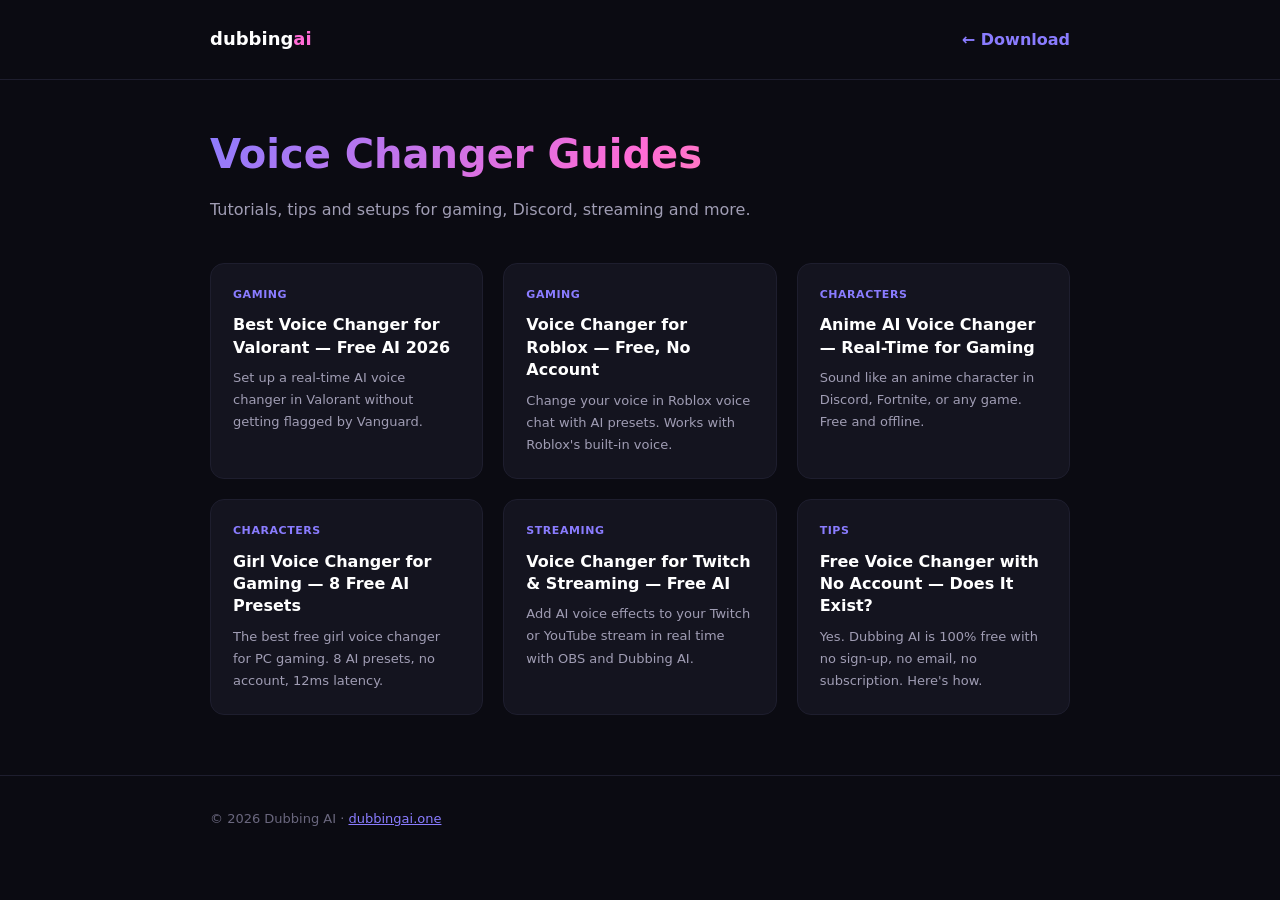
<file: blog/index.html>
<!DOCTYPE html>
<html lang="en">
<head>
<title>Voice Changer Guides & Tips — Dubbing AI Blog</title>
<meta charset="UTF-8">
<meta name="viewport" content="width=device-width, initial-scale=1">
<meta name="description" content="Voice changer guides for gaming, Discord, Fortnite, Valorant, Roblox and streaming. Free AI voice changer tips and tutorials.">
<meta name="robots" content="index, follow">
<link rel="canonical" href="https://dubbingai.one/blog/">
<link rel="alternate" hreflang="en" href="https://dubbingai.one/blog/">
<link rel="alternate" hreflang="ar" href="https://dubbingai.one/blog/?lang=ar">
<link rel="alternate" hreflang="x-default" href="https://dubbingai.one/blog/">
<link rel="icon" type="image/png" href="../download.png">
<style>
*{margin:0;padding:0;box-sizing:border-box}
body{background:#0B0B12;color:#E4E2F0;font-family:system-ui,sans-serif;line-height:1.7}
.wrap{max-width:900px;margin:0 auto;padding:0 20px}
header{padding:24px 0;border-bottom:1px solid #1E1E2E}
h1{font-size:clamp(24px,4vw,40px);font-weight:800;margin:40px 0 8px;background:linear-gradient(135deg,#8A7CFF,#FF6BD5,#FFB86B);-webkit-background-clip:text;background-clip:text;color:transparent}
.sub{color:#A09DB4;margin-bottom:40px}
.grid{display:grid;grid-template-columns:repeat(auto-fill,minmax(260px,1fr));gap:20px}
.card{background:#14141F;border:1px solid #1E1E2E;border-radius:14px;padding:22px;text-decoration:none;display:block;transition:border-color .2s}
.card:hover{border-color:#8A7CFF}
.tag{font-size:11px;font-weight:700;color:#8A7CFF;text-transform:uppercase;letter-spacing:.05em;margin-bottom:10px}
.card h2{font-size:16px;color:#fff;font-weight:700;margin-bottom:8px;line-height:1.4}
.card p{font-size:13px;color:#A09DB4}
footer{padding:32px 0;border-top:1px solid #1E1E2E;color:#6A677E;font-size:13px;margin-top:60px}
a.home{color:#8A7CFF;text-decoration:none;font-weight:600}
</style>
<meta property="og:type" content="website">
<meta property="og:url" content="https://dubbingai.one/blog/">
<meta property="og:title" content="Voice Changer Guides & Tips — Dubbing AI Blog">
<meta property="og:description" content="Voice changer guides for gaming, Discord, Fortnite, Valorant, Roblox and streaming. Free AI voice changer tips and tutorials.">
<meta property="og:image" content="https://dubbingai.one/og-image.png">
<meta name="twitter:card" content="summary_large_image">
<meta name="twitter:title" content="Voice Changer Guides & Tips — Dubbing AI Blog">
<meta name="twitter:description" content="Voice changer guides for gaming, Discord, Fortnite, Valorant, Roblox and streaming. Free AI voice changer tips and tutorials.">
<meta name="twitter:image" content="https://dubbingai.one/og-image.png">

<script type="application/ld+json">
{
  "@context": "https://schema.org",
  "@type": "BreadcrumbList",
  "itemListElement": [
    {
      "@type": "ListItem",
      "position": 1,
      "name": "Home",
      "item": "https://dubbingai.one/"
    },
    {
      "@type": "ListItem",
      "position": 2,
      "name": "Blog",
      "item": "https://dubbingai.one/blog/"
    }
  ]
}
</script>
</head>
<body>
<header>
  <div class="wrap" style="display:flex;justify-content:space-between;align-items:center">
    <a href="/" style="color:#fff;font-weight:800;font-size:18px;text-decoration:none">dubbing<span style="color:#FF6BD5">ai</span></a>
    <a class="home" href="/">← Download</a>
  </div>
</header>
<main>
  <div class="wrap">
    <h1>Voice Changer Guides</h1>
    <p class="sub">Tutorials, tips and setups for gaming, Discord, streaming and more.</p>
    <div class="grid">
      <a class="card" href="/blog/voice-changer-valorant">
        <div class="tag">Gaming</div>
        <h2>Best Voice Changer for Valorant — Free AI 2026</h2>
        <p>Set up a real-time AI voice changer in Valorant without getting flagged by Vanguard.</p>
      </a>
      <a class="card" href="/blog/voice-changer-roblox">
        <div class="tag">Gaming</div>
        <h2>Voice Changer for Roblox — Free, No Account</h2>
        <p>Change your voice in Roblox voice chat with AI presets. Works with Roblox's built-in voice.</p>
      </a>
      <a class="card" href="/blog/anime-voice-changer">
        <div class="tag">Characters</div>
        <h2>Anime AI Voice Changer — Real-Time for Gaming</h2>
        <p>Sound like an anime character in Discord, Fortnite, or any game. Free and offline.</p>
      </a>
      <a class="card" href="/blog/girl-voice-changer">
        <div class="tag">Characters</div>
        <h2>Girl Voice Changer for Gaming — 8 Free AI Presets</h2>
        <p>The best free girl voice changer for PC gaming. 8 AI presets, no account, 12ms latency.</p>
      </a>
      <a class="card" href="/blog/voice-changer-streaming">
        <div class="tag">Streaming</div>
        <h2>Voice Changer for Twitch & Streaming — Free AI</h2>
        <p>Add AI voice effects to your Twitch or YouTube stream in real time with OBS and Dubbing AI.</p>
      </a>
      <a class="card" href="/blog/free-voice-changer-no-account">
        <div class="tag">Tips</div>
        <h2>Free Voice Changer with No Account — Does It Exist?</h2>
        <p>Yes. Dubbing AI is 100% free with no sign-up, no email, no subscription. Here's how.</p>
      </a>
    </div>
  </div>
</main>
<footer><div class="wrap">© 2026 Dubbing AI · <a href="/" style="color:#8A7CFF">dubbingai.one</a></div></footer>
</body>
</html>
</file>
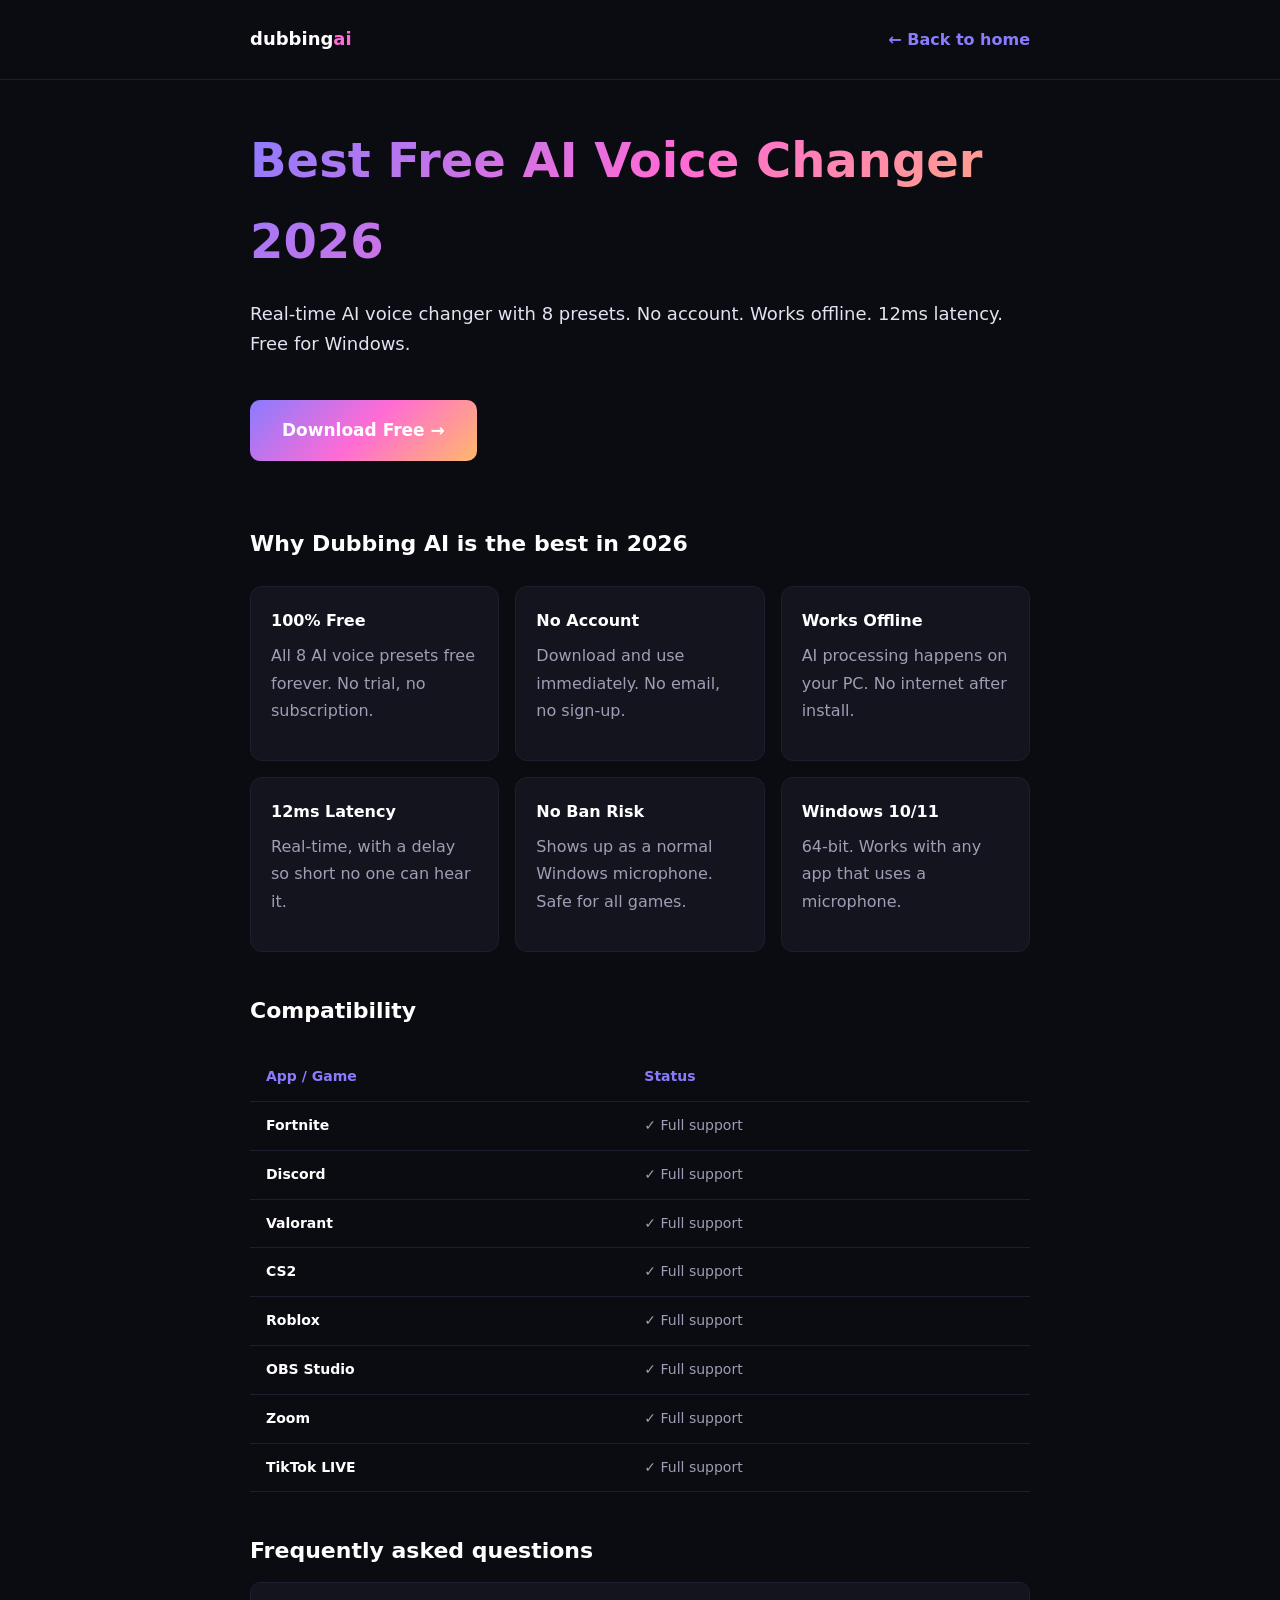
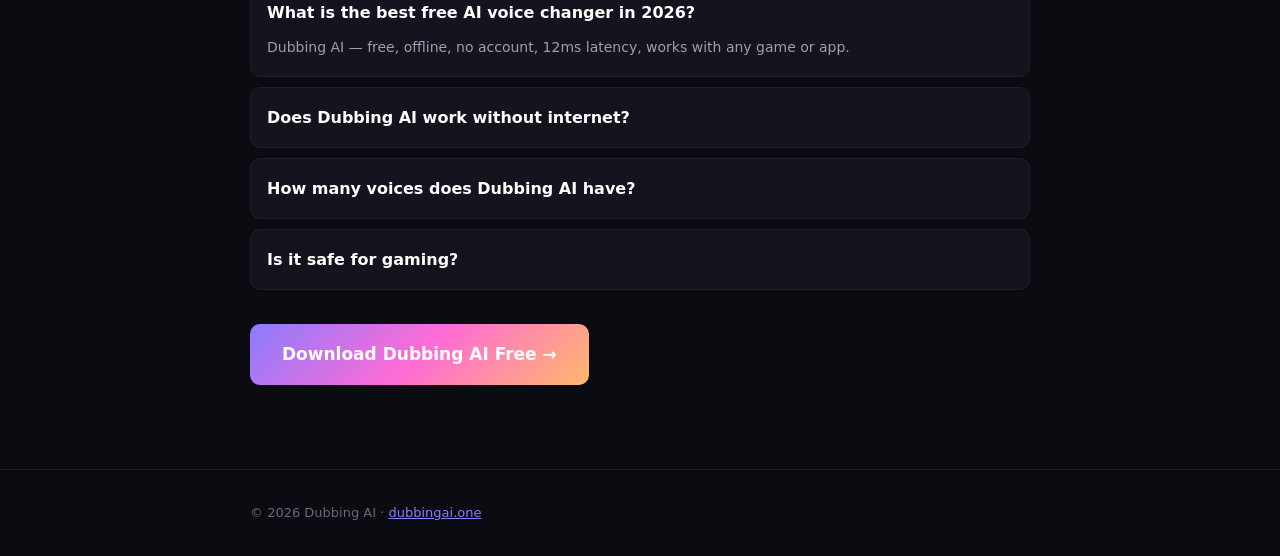
<file: ai-voice-changer.html>
<!DOCTYPE html>
<html lang="en">
<head>
<title>AI Voice Changer - Free Real-Time Voice Changer | Dubbing AI</title>
<meta charset="UTF-8">
<meta name="viewport" content="width=device-width, initial-scale=1">
<meta name="description" content="The best free AI voice changer for PC. 8 AI girl voice presets, works offline, no account required. Download for Windows 10/11.">
<meta name="keywords" content="best ai voice changer, best ai voice changer 2026, free ai voice changer, ai voice changer no account, real time ai voice changer free download, ai voice changer windows, ai voice changer offline, best free voice changer 2026">
<meta name="robots" content="index, follow">
<link rel="canonical" href="https://dubbingai.one/ai-voice-changer">
<link rel="alternate" hreflang="en" href="https://dubbingai.one/ai-voice-changer">
<link rel="alternate" hreflang="ar" href="https://dubbingai.one/ai-voice-changer?lang=ar">
<link rel="alternate" hreflang="x-default" href="https://dubbingai.one/ai-voice-changer">
<meta property="og:title" content="Best Free AI Voice Changer 2026 — Dubbing AI">
<meta property="og:description" content="Real-time AI voice changer, free, no account, works offline. 8 AI presets. Download for Windows.">
<meta property="og:url" content="https://dubbingai.one/ai-voice-changer">
<meta property="og:image" content="https://dubbingai.one/download.png">
<link rel="icon" type="image/png" href="download.png">
<script type="application/ld+json">
{
  "@context": "https://schema.org",
  "@type": "FAQPage",
  "mainEntity": [
    {
      "@type": "Question",
      "name": "What is the best free AI voice changer in 2026?",
      "acceptedAnswer": {
        "@type": "Answer",
        "text": "Dubbing AI is the best free AI voice changer in 2026. It offers 8 AI voice presets, real-time processing at 12ms latency, runs fully offline, and requires no account or subscription."
      }
    },
    {
      "@type": "Question",
      "name": "What is the best AI voice changer that works offline?",
      "acceptedAnswer": {
        "@type": "Answer",
        "text": "Dubbing AI processes all voices locally on your PC. It works completely offline — no internet connection needed after installation."
      }
    },
    {
      "@type": "Question",
      "name": "Is there a free AI voice changer with no account?",
      "acceptedAnswer": {
        "@type": "Answer",
        "text": "Yes. Dubbing AI requires no account, no email, and no subscription. Download, install, and use all 8 AI voice presets for free."
      }
    }
  ]
}
</script>
<style>
*{margin:0;padding:0;box-sizing:border-box}
body{background:#0B0B12;color:#E4E2F0;font-family:system-ui,sans-serif;line-height:1.7}
.wrap{max-width:820px;margin:0 auto;padding:0 20px}
header{padding:24px 0;border-bottom:1px solid #1E1E2E}
nav a{color:#8A7CFF;text-decoration:none;font-weight:600}
h1{font-size:clamp(28px,5vw,48px);font-weight:800;margin:40px 0 16px;background:linear-gradient(135deg,#8A7CFF,#FF6BD5,#FFB86B);-webkit-background-clip:text;background-clip:text;color:transparent}
h2{font-size:22px;font-weight:700;margin:40px 0 12px;color:#fff}
p{color:#A09DB4;margin-bottom:16px}
.grid{display:grid;grid-template-columns:repeat(auto-fit,minmax(220px,1fr));gap:16px;margin:24px 0}
.card{background:#14141F;border:1px solid #1E1E2E;border-radius:12px;padding:20px}
.card b{display:block;color:#fff;margin-bottom:8px}
.cta{display:inline-block;background:linear-gradient(135deg,#8A7CFF,#FF6BD5,#FFB86B);color:#fff;padding:16px 32px;border-radius:10px;font-weight:700;font-size:17px;text-decoration:none;margin:24px 0}
.faq details{background:#14141F;border:1px solid #1E1E2E;border-radius:10px;padding:16px;margin-bottom:10px}
summary{cursor:pointer;font-weight:600;color:#fff;list-style:none}
details p{margin:10px 0 0;font-size:14px}
table{width:100%;border-collapse:collapse;margin:24px 0}
th,td{padding:12px 16px;text-align:left;border-bottom:1px solid #1E1E2E;font-size:14px}
th{color:#8A7CFF;font-weight:700}
td{color:#A09DB4}
td:first-child{color:#fff;font-weight:600}
footer{padding:32px 0;border-top:1px solid #1E1E2E;color:#6A677E;font-size:13px;margin-top:60px}
</style>

<script type="application/ld+json">
{
  "@context": "https://schema.org",
  "@type": "BreadcrumbList",
  "itemListElement": [
    {
      "@type": "ListItem",
      "position": 1,
      "name": "Home",
      "item": "https://dubbingai.one/"
    },
    {
      "@type": "ListItem",
      "position": 2,
      "name": "AI Voice Changer",
      "item": "https://dubbingai.one/ai-voice-changer"
    }
  ]
}
</script>

<script type="application/ld+json">
{
  "@context": "https://schema.org",
  "@type": "Article",
  "headline": "Free AI Voice Changer for PC",
  "description": "The best free AI voice changer for PC. 8 AI girl voice presets, works offline, no account required. Download for Windows 10/11.",
  "url": "https://dubbingai.one/ai-voice-changer",
  "image": "https://dubbingai.one/og-image.png",
  "author": {
    "@type": "Organization",
    "name": "Dubbing AI"
  },
  "publisher": {
    "@type": "Organization",
    "name": "Dubbing AI",
    "logo": {
      "@type": "ImageObject",
      "url": "https://dubbingai.one/download.png"
    }
  },
  "dateModified": "2026-10-23"
}
</script>
</head>
<body>
<header>
  <div class="wrap" style="display:flex;justify-content:space-between;align-items:center">
    <a href="/" style="color:#fff;font-weight:800;font-size:18px;text-decoration:none">dubbing<span style="color:#FF6BD5">ai</span></a>
    <nav><a href="/">← Back to home</a></nav>
  </div>
</header>
<main>
  <div class="wrap">
    <h1>Best Free AI Voice Changer 2026</h1>
    <p style="font-size:18px;color:#E4E2F0">Real-time AI voice changer with 8 presets. No account. Works offline. 12ms latency. Free for Windows.</p>
    <a class="cta" href="/">Download Free →</a>

    <h2>Why Dubbing AI is the best in 2026</h2>
    <div class="grid">
      <div class="card"><b>100% Free</b><p>All 8 AI voice presets free forever. No trial, no subscription.</p></div>
      <div class="card"><b>No Account</b><p>Download and use immediately. No email, no sign-up.</p></div>
      <div class="card"><b>Works Offline</b><p>AI processing happens on your PC. No internet after install.</p></div>
      <div class="card"><b>12ms Latency</b><p>Real-time, with a delay so short no one can hear it.</p></div>
      <div class="card"><b>No Ban Risk</b><p>Shows up as a normal Windows microphone. Safe for all games.</p></div>
      <div class="card"><b>Windows 10/11</b><p>64-bit. Works with any app that uses a microphone.</p></div>
    </div>

    <h2>Compatibility</h2>
    <table>
      <tr><th>App / Game</th><th>Status</th></tr>
      <tr><td>Fortnite</td><td>✓ Full support</td></tr>
      <tr><td>Discord</td><td>✓ Full support</td></tr>
      <tr><td>Valorant</td><td>✓ Full support</td></tr>
      <tr><td>CS2</td><td>✓ Full support</td></tr>
      <tr><td>Roblox</td><td>✓ Full support</td></tr>
      <tr><td>OBS Studio</td><td>✓ Full support</td></tr>
      <tr><td>Zoom</td><td>✓ Full support</td></tr>
      <tr><td>TikTok LIVE</td><td>✓ Full support</td></tr>
    </table>

    <h2>Frequently asked questions</h2>
    <div class="faq">
      <details open><summary>What is the best free AI voice changer in 2026?</summary><p>Dubbing AI — free, offline, no account, 12ms latency, works with any game or app.</p></details>
      <details><summary>Does Dubbing AI work without internet?</summary><p>Yes. All AI processing is done locally on your PC.</p></details>
      <details><summary>How many voices does Dubbing AI have?</summary><p>8 AI girl voice presets: Luna, Nova, Velvet, Pixie, Zara, Static, Wisp, Cipher.</p></details>
      <details><summary>Is it safe for gaming?</summary><p>Yes. It appears as a regular Windows microphone. No game injection or memory reading.</p></details>
    </div>
    <a class="cta" href="/">Download Dubbing AI Free →</a>
  </div>
</main>
<footer><div class="wrap">© 2026 Dubbing AI · <a href="/" style="color:#8A7CFF">dubbingai.one</a></div></footer>
</body>
</html>
</file>
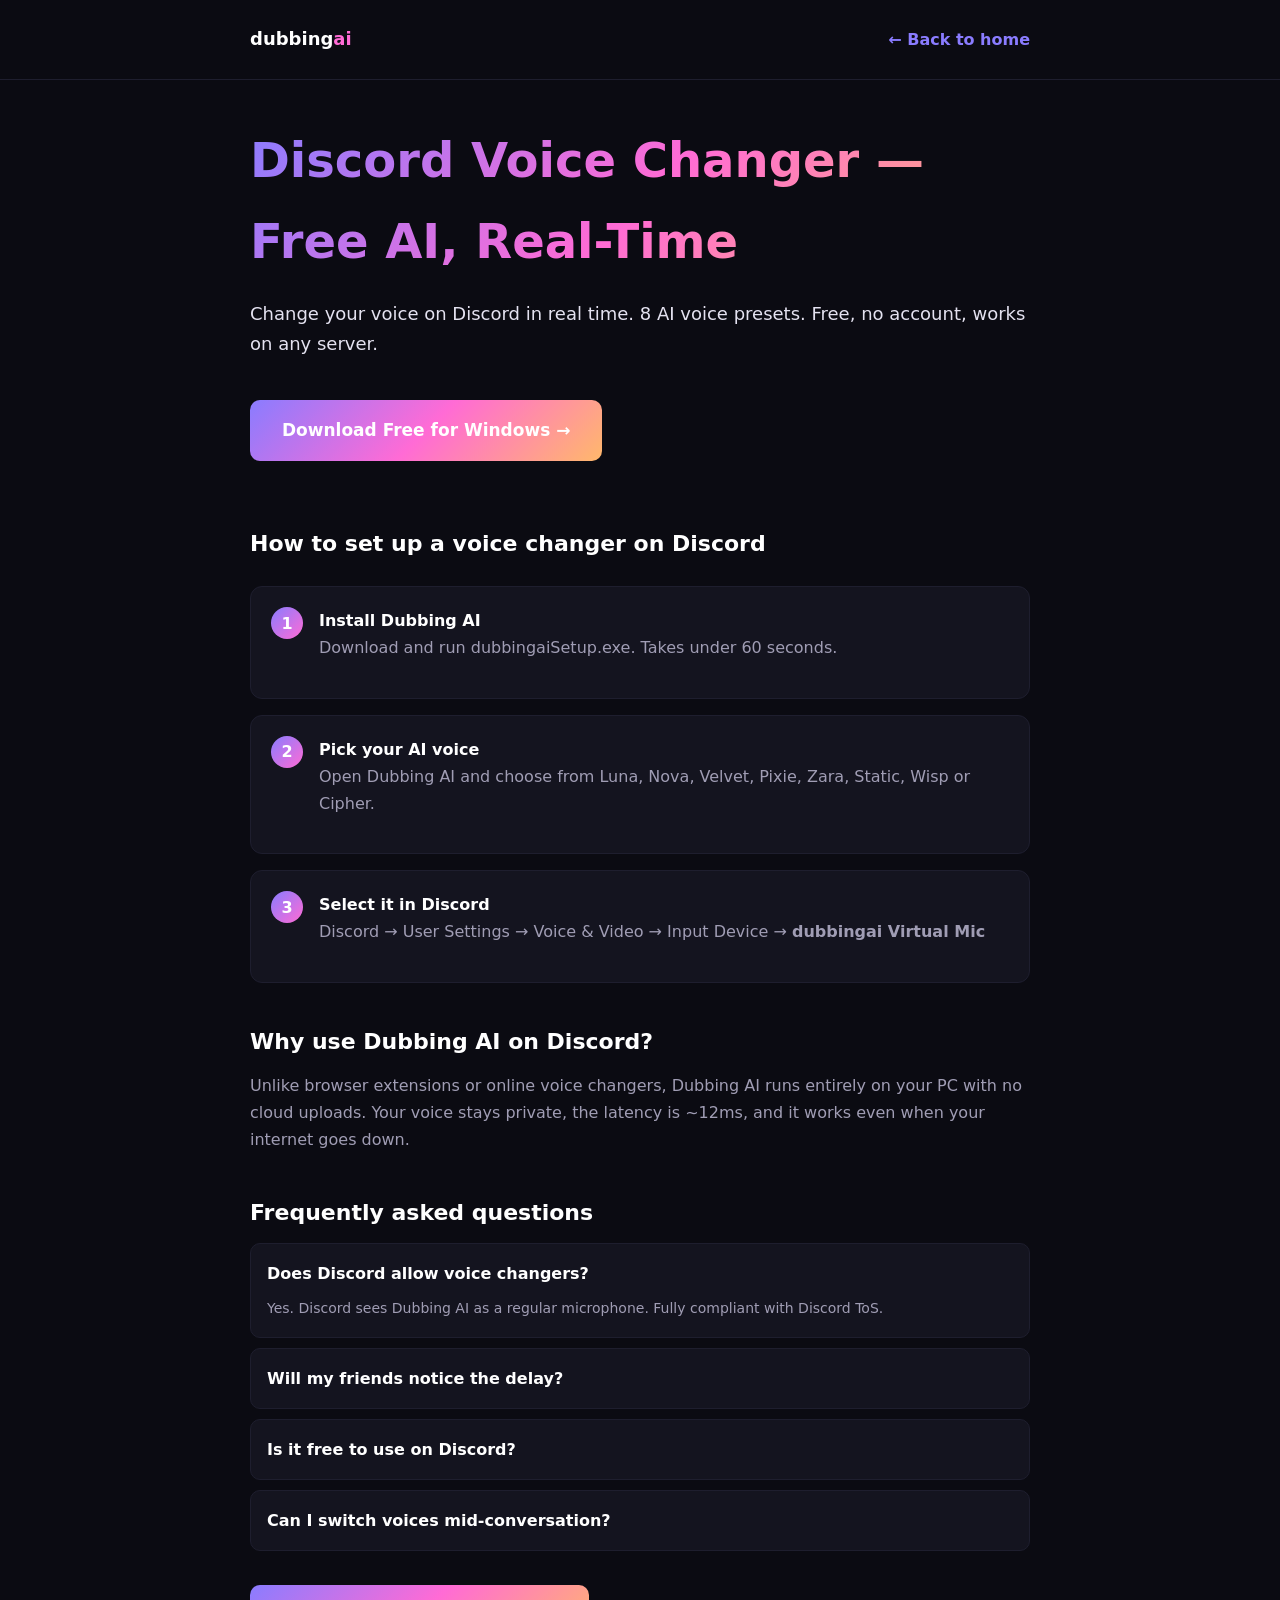
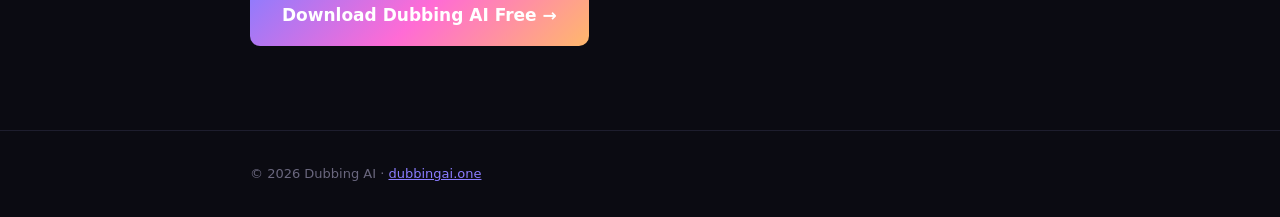
<file: discord-voice-changer.html>
<!DOCTYPE html>
<html lang="en">
<head>
<title>Discord Voice Changer - Real-Time AI Voice | Dubbing AI</title>
<meta charset="UTF-8">
<meta name="viewport" content="width=device-width, initial-scale=1">
<meta name="description" content="Change your voice on Discord in real time. Free AI voice changer, 12 ms latency, no account. Works with any Discord server.">
<meta name="keywords" content="discord voice changer, discord ai voice changer, discord voice changer free, best voice changer for discord, discord girl voice changer, discord voice changer 2026, discord voice modifier, voice changer discord no lag">
<meta name="robots" content="index, follow">
<link rel="canonical" href="https://dubbingai.one/discord-voice-changer">
<link rel="alternate" hreflang="en" href="https://dubbingai.one/discord-voice-changer">
<link rel="alternate" hreflang="ar" href="https://dubbingai.one/discord-voice-changer?lang=ar">
<link rel="alternate" hreflang="x-default" href="https://dubbingai.one/discord-voice-changer">
<meta property="og:title" content="Best Free AI Voice Changer for Discord — Dubbing AI">
<meta property="og:description" content="Real-time AI voice changer for Discord. Change your voice to girl, anime, robot voices. Free, no account.">
<meta property="og:url" content="https://dubbingai.one/discord-voice-changer">
<meta property="og:image" content="https://dubbingai.one/download.png">
<link rel="icon" type="image/png" href="download.png">
<script type="application/ld+json">
{
  "@context": "https://schema.org",
  "@type": "FAQPage",
  "mainEntity": [
    {
      "@type": "Question",
      "name": "How do I use a voice changer on Discord?",
      "acceptedAnswer": {
        "@type": "Answer",
        "text": "Install Dubbing AI, pick a voice character, then in Discord go to User Settings → Voice & Video → Input Device → select dubbingai Virtual Mic. Your voice is now changed for everyone in your server."
      }
    },
    {
      "@type": "Question",
      "name": "What is the best free voice changer for Discord in 2026?",
      "acceptedAnswer": {
        "@type": "Answer",
        "text": "Dubbing AI is the best free AI voice changer for Discord. It works in real time, adds only 12ms latency, requires no account, and processes your voice offline on your PC."
      }
    },
    {
      "@type": "Question",
      "name": "Does Discord allow voice changers?",
      "acceptedAnswer": {
        "@type": "Answer",
        "text": "Yes. Discord treats a virtual microphone like any other microphone. Dubbing AI is completely compliant with Discord's Terms of Service."
      }
    }
  ]
}
</script>
<style>
*{margin:0;padding:0;box-sizing:border-box}
body{background:#0B0B12;color:#E4E2F0;font-family:system-ui,sans-serif;line-height:1.7}
.wrap{max-width:820px;margin:0 auto;padding:0 20px}
header{padding:24px 0;border-bottom:1px solid #1E1E2E}
nav a{color:#8A7CFF;text-decoration:none;font-weight:600}
h1{font-size:clamp(28px,5vw,48px);font-weight:800;margin:40px 0 16px;background:linear-gradient(135deg,#8A7CFF,#FF6BD5,#FFB86B);-webkit-background-clip:text;background-clip:text;color:transparent}
h2{font-size:22px;font-weight:700;margin:40px 0 12px;color:#fff}
p{color:#A09DB4;margin-bottom:16px}
.steps{display:flex;flex-direction:column;gap:16px;margin:24px 0}
.step{background:#14141F;border:1px solid #1E1E2E;border-radius:12px;padding:20px;display:flex;gap:16px;align-items:flex-start}
.step-n{background:linear-gradient(135deg,#8A7CFF,#FF6BD5);color:#fff;width:32px;height:32px;border-radius:50%;display:flex;align-items:center;justify-content:center;font-weight:800;flex-shrink:0}
.cta{display:inline-block;background:linear-gradient(135deg,#8A7CFF,#FF6BD5,#FFB86B);color:#fff;padding:16px 32px;border-radius:10px;font-weight:700;font-size:17px;text-decoration:none;margin:24px 0}
.faq details{background:#14141F;border:1px solid #1E1E2E;border-radius:10px;padding:16px;margin-bottom:10px}
summary{cursor:pointer;font-weight:600;color:#fff;list-style:none}
details p{margin:10px 0 0;font-size:14px}
footer{padding:32px 0;border-top:1px solid #1E1E2E;color:#6A677E;font-size:13px;margin-top:60px}
</style>

<script type="application/ld+json">
{
  "@context": "https://schema.org",
  "@type": "BreadcrumbList",
  "itemListElement": [
    {
      "@type": "ListItem",
      "position": 1,
      "name": "Home",
      "item": "https://dubbingai.one/"
    },
    {
      "@type": "ListItem",
      "position": 2,
      "name": "Discord Voice Changer",
      "item": "https://dubbingai.one/discord-voice-changer"
    }
  ]
}
</script>

<script type="application/ld+json">
{
  "@context": "https://schema.org",
  "@type": "Article",
  "headline": "Discord Voice Changer \u2014 Real-Time AI",
  "description": "Change your voice on Discord in real time. Free AI voice changer, 12 ms latency, no account. Works with any Discord server.",
  "url": "https://dubbingai.one/discord-voice-changer",
  "image": "https://dubbingai.one/og-image.png",
  "author": {
    "@type": "Organization",
    "name": "Dubbing AI"
  },
  "publisher": {
    "@type": "Organization",
    "name": "Dubbing AI",
    "logo": {
      "@type": "ImageObject",
      "url": "https://dubbingai.one/download.png"
    }
  },
  "dateModified": "2026-10-23"
}
</script>
</head>
<body>
<header>
  <div class="wrap" style="display:flex;justify-content:space-between;align-items:center">
    <a href="/" style="color:#fff;font-weight:800;font-size:18px;text-decoration:none">dubbing<span style="color:#FF6BD5">ai</span></a>
    <nav><a href="/">← Back to home</a></nav>
  </div>
</header>
<main>
  <div class="wrap">
    <h1>Discord Voice Changer — Free AI, Real-Time</h1>
    <p style="font-size:18px;color:#E4E2F0">Change your voice on Discord in real time. 8 AI voice presets. Free, no account, works on any server.</p>
    <a class="cta" href="/">Download Free for Windows →</a>

    <h2>How to set up a voice changer on Discord</h2>
    <div class="steps">
      <div class="step"><span class="step-n">1</span><div><b style="color:#fff">Install Dubbing AI</b><p>Download and run dubbingaiSetup.exe. Takes under 60 seconds.</p></div></div>
      <div class="step"><span class="step-n">2</span><div><b style="color:#fff">Pick your AI voice</b><p>Open Dubbing AI and choose from Luna, Nova, Velvet, Pixie, Zara, Static, Wisp or Cipher.</p></div></div>
      <div class="step"><span class="step-n">3</span><div><b style="color:#fff">Select it in Discord</b><p>Discord → User Settings → Voice & Video → Input Device → <b>dubbingai Virtual Mic</b></p></div></div>
    </div>

    <h2>Why use Dubbing AI on Discord?</h2>
    <p>Unlike browser extensions or online voice changers, Dubbing AI runs entirely on your PC with no cloud uploads. Your voice stays private, the latency is ~12ms, and it works even when your internet goes down.</p>

    <h2>Frequently asked questions</h2>
    <div class="faq">
      <details open><summary>Does Discord allow voice changers?</summary><p>Yes. Discord sees Dubbing AI as a regular microphone. Fully compliant with Discord ToS.</p></details>
      <details><summary>Will my friends notice the delay?</summary><p>No. At 128-sample buffer the added latency is ~12ms — well below what anyone can hear.</p></details>
      <details><summary>Is it free to use on Discord?</summary><p>Yes. All 8 voice presets are completely free. No subscription, no account.</p></details>
      <details><summary>Can I switch voices mid-conversation?</summary><p>Yes. Press Ctrl+1 through Ctrl+8 to switch voices instantly without leaving Discord.</p></details>
    </div>
    <a class="cta" href="/">Download Dubbing AI Free →</a>
  </div>
</main>
<footer><div class="wrap">© 2026 Dubbing AI · <a href="/" style="color:#8A7CFF">dubbingai.one</a></div></footer>
</body>
</html>
</file>
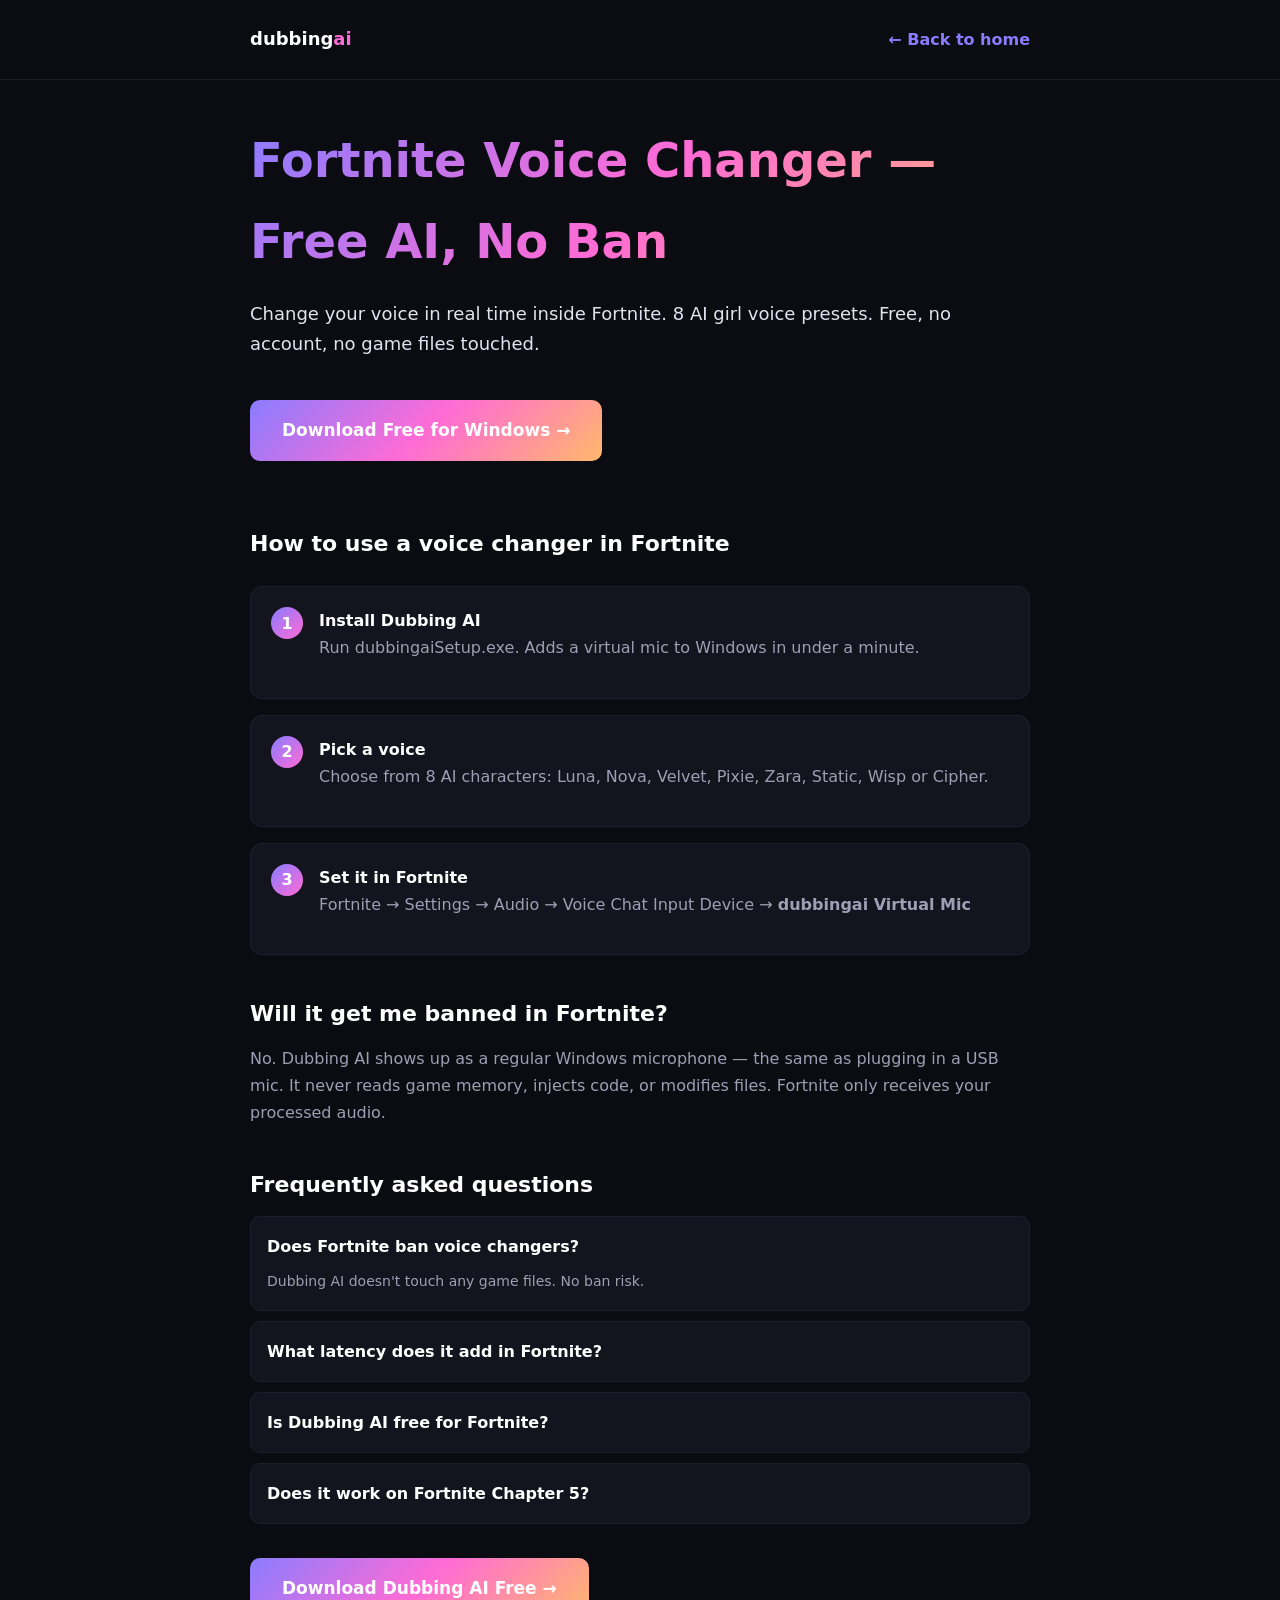
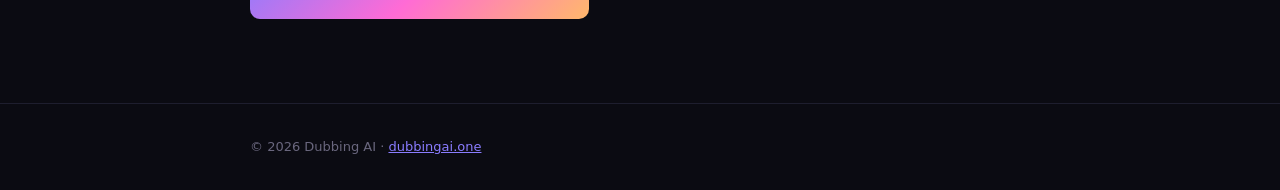
<file: fortnite-voice-changer.html>
<!DOCTYPE html>
<html lang="en">
<head>
<title>Fortnite Voice Changer - Free AI Girl Voice | Dubbing AI</title>
<meta charset="UTF-8">
<meta name="viewport" content="width=device-width, initial-scale=1">
<meta name="description" content="Change your voice in Fortnite with AI. Free real-time voice changer, no account. Set dubbingai Virtual Mic as input in Fortnite audio settings.">
<meta name="keywords" content="fortnite voice changer, fortnite ai voice changer, fortnite girl voice changer, fortnite voice changer free, best voice changer for fortnite, fortnite voice changer 2026, fortnite voice changer no ban">
<meta name="robots" content="index, follow">
<link rel="canonical" href="https://dubbingai.one/fortnite-voice-changer">
<link rel="alternate" hreflang="en" href="https://dubbingai.one/fortnite-voice-changer">
<link rel="alternate" hreflang="ar" href="https://dubbingai.one/fortnite-voice-changer?lang=ar">
<link rel="alternate" hreflang="x-default" href="https://dubbingai.one/fortnite-voice-changer">
<meta property="og:title" content="Best Free Voice Changer for Fortnite — Dubbing AI">
<meta property="og:description" content="Real-time AI voice changer for Fortnite. Free, no account, no ban risk.">
<meta property="og:url" content="https://dubbingai.one/fortnite-voice-changer">
<meta property="og:image" content="https://dubbingai.one/download.png">
<link rel="icon" type="image/png" href="download.png">
<script type="application/ld+json">
{
  "@context": "https://schema.org",
  "@type": "FAQPage",
  "mainEntity": [
    {
      "@type": "Question",
      "name": "Does Fortnite ban voice changers?",
      "acceptedAnswer": {
        "@type": "Answer",
        "text": "Dubbing AI does not touch any game files or memory. It shows up as a normal microphone in Windows. Fortnite only receives audio — no injections, no cheats, no ban risk."
      }
    },
    {
      "@type": "Question",
      "name": "How to set up a voice changer for Fortnite?",
      "acceptedAnswer": {
        "@type": "Answer",
        "text": "1. Install Dubbing AI. 2. Pick a voice character. 3. In Fortnite go to Settings → Audio → Voice Chat Input Device → dubbingai Virtual Mic. Done."
      }
    },
    {
      "@type": "Question",
      "name": "What is the best free voice changer for Fortnite in 2026?",
      "acceptedAnswer": {
        "@type": "Answer",
        "text": "Dubbing AI is the best free AI voice changer for Fortnite in 2026. It runs on your PC, requires no account, works offline, and adds only ~12ms latency."
      }
    }
  ]
}
</script>
<style>
*{margin:0;padding:0;box-sizing:border-box}
body{background:#0B0B12;color:#E4E2F0;font-family:system-ui,sans-serif;line-height:1.7}
.wrap{max-width:820px;margin:0 auto;padding:0 20px}
header{padding:24px 0;border-bottom:1px solid #1E1E2E}
nav a{color:#8A7CFF;text-decoration:none;font-weight:600}
h1{font-size:clamp(28px,5vw,48px);font-weight:800;margin:40px 0 16px;background:linear-gradient(135deg,#8A7CFF,#FF6BD5,#FFB86B);-webkit-background-clip:text;background-clip:text;color:transparent}
h2{font-size:22px;font-weight:700;margin:40px 0 12px;color:#fff}
p{color:#A09DB4;margin-bottom:16px}
.steps{display:flex;flex-direction:column;gap:16px;margin:24px 0}
.step{background:#14141F;border:1px solid #1E1E2E;border-radius:12px;padding:20px;display:flex;gap:16px;align-items:flex-start}
.step-n{background:linear-gradient(135deg,#8A7CFF,#FF6BD5);color:#fff;width:32px;height:32px;border-radius:50%;display:flex;align-items:center;justify-content:center;font-weight:800;flex-shrink:0}
.cta{display:inline-block;background:linear-gradient(135deg,#8A7CFF,#FF6BD5,#FFB86B);color:#fff;padding:16px 32px;border-radius:10px;font-weight:700;font-size:17px;text-decoration:none;margin:24px 0}
.faq details{background:#14141F;border:1px solid #1E1E2E;border-radius:10px;padding:16px;margin-bottom:10px}
summary{cursor:pointer;font-weight:600;color:#fff;list-style:none}
details p{margin:10px 0 0;font-size:14px}
footer{padding:32px 0;border-top:1px solid #1E1E2E;color:#6A677E;font-size:13px;margin-top:60px}
</style>

<script type="application/ld+json">
{
  "@context": "https://schema.org",
  "@type": "BreadcrumbList",
  "itemListElement": [
    {
      "@type": "ListItem",
      "position": 1,
      "name": "Home",
      "item": "https://dubbingai.one/"
    },
    {
      "@type": "ListItem",
      "position": 2,
      "name": "Fortnite Voice Changer",
      "item": "https://dubbingai.one/fortnite-voice-changer"
    }
  ]
}
</script>

<script type="application/ld+json">
{
  "@context": "https://schema.org",
  "@type": "Article",
  "headline": "Fortnite Voice Changer \u2014 Free AI Voice",
  "description": "Change your voice in Fortnite with AI. Free real-time voice changer, no account. Set dubbingai Virtual Mic as input in Fortnite audio settings.",
  "url": "https://dubbingai.one/fortnite-voice-changer",
  "image": "https://dubbingai.one/og-image.png",
  "author": {
    "@type": "Organization",
    "name": "Dubbing AI"
  },
  "publisher": {
    "@type": "Organization",
    "name": "Dubbing AI",
    "logo": {
      "@type": "ImageObject",
      "url": "https://dubbingai.one/download.png"
    }
  },
  "dateModified": "2026-10-23"
}
</script>
</head>
<body>
<header>
  <div class="wrap" style="display:flex;justify-content:space-between;align-items:center">
    <a href="/" style="color:#fff;font-weight:800;font-size:18px;text-decoration:none">dubbing<span style="color:#FF6BD5">ai</span></a>
    <nav><a href="/">← Back to home</a></nav>
  </div>
</header>
<main>
  <div class="wrap">
    <h1>Fortnite Voice Changer — Free AI, No Ban</h1>
    <p style="font-size:18px;color:#E4E2F0">Change your voice in real time inside Fortnite. 8 AI girl voice presets. Free, no account, no game files touched.</p>
    <a class="cta" href="/">Download Free for Windows →</a>

    <h2>How to use a voice changer in Fortnite</h2>
    <div class="steps">
      <div class="step"><span class="step-n">1</span><div><b style="color:#fff">Install Dubbing AI</b><p>Run dubbingaiSetup.exe. Adds a virtual mic to Windows in under a minute.</p></div></div>
      <div class="step"><span class="step-n">2</span><div><b style="color:#fff">Pick a voice</b><p>Choose from 8 AI characters: Luna, Nova, Velvet, Pixie, Zara, Static, Wisp or Cipher.</p></div></div>
      <div class="step"><span class="step-n">3</span><div><b style="color:#fff">Set it in Fortnite</b><p>Fortnite → Settings → Audio → Voice Chat Input Device → <b>dubbingai Virtual Mic</b></p></div></div>
    </div>

    <h2>Will it get me banned in Fortnite?</h2>
    <p>No. Dubbing AI shows up as a regular Windows microphone — the same as plugging in a USB mic. It never reads game memory, injects code, or modifies files. Fortnite only receives your processed audio.</p>

    <h2>Frequently asked questions</h2>
    <div class="faq">
      <details open><summary>Does Fortnite ban voice changers?</summary><p>Dubbing AI doesn't touch any game files. No ban risk.</p></details>
      <details><summary>What latency does it add in Fortnite?</summary><p>~12ms at the default 128-sample buffer. Unnoticeable in voice chat.</p></details>
      <details><summary>Is Dubbing AI free for Fortnite?</summary><p>Yes. All 8 voice presets are free. No subscription, no account.</p></details>
      <details><summary>Does it work on Fortnite Chapter 5?</summary><p>Yes. It works with any Fortnite chapter since it routes through a virtual mic, not the game itself.</p></details>
    </div>
    <a class="cta" href="/">Download Dubbing AI Free →</a>
  </div>
</main>
<footer><div class="wrap">© 2026 Dubbing AI · <a href="/" style="color:#8A7CFF">dubbingai.one</a></div></footer>
</body>
</html>
</file>
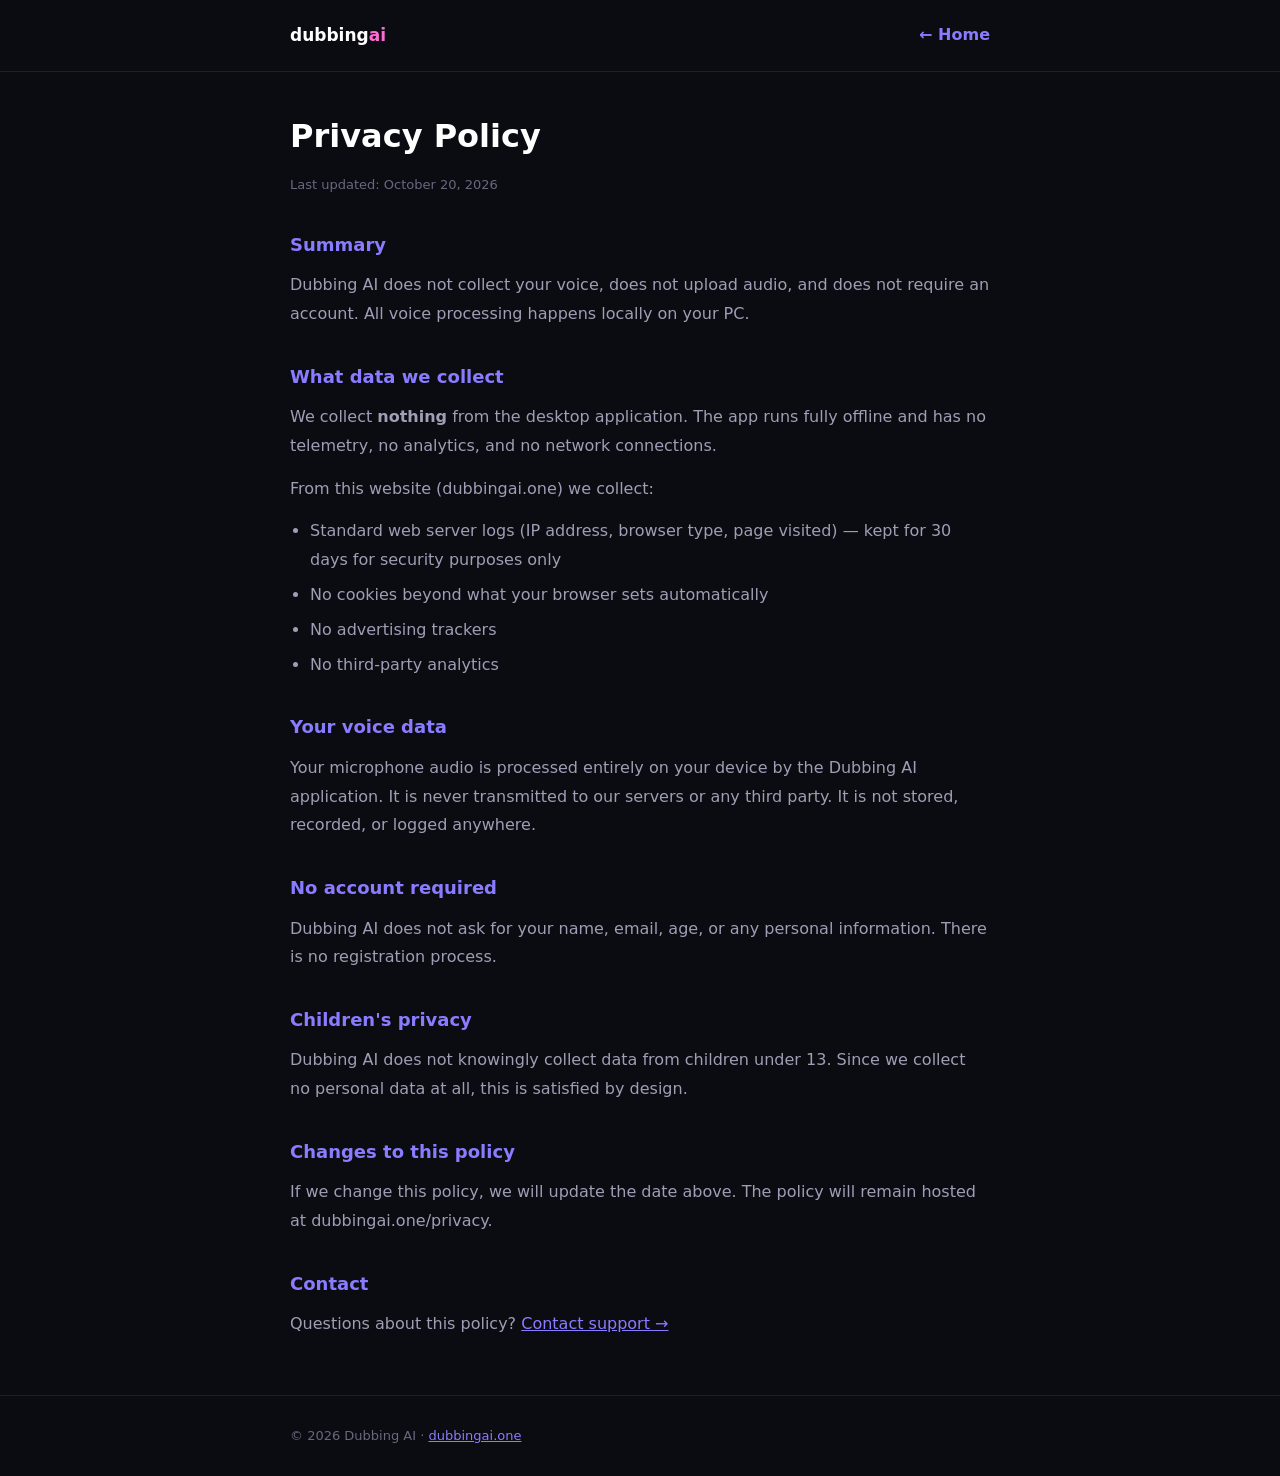
<file: privacy.html>
<!DOCTYPE html>
<html lang="en">
<head>
<title>Privacy Policy — Dubbing AI Voice Changer</title>
<meta charset="UTF-8"><meta name="viewport" content="width=device-width, initial-scale=1">
<meta name="description" content="Dubbing AI privacy policy. We do not collect voice data. All processing is local on your PC. Read our full privacy policy.">
<meta name="robots" content="index, follow">
<link rel="canonical" href="https://dubbingai.one/privacy">
<link rel="alternate" hreflang="en" href="https://dubbingai.one/privacy">
<link rel="alternate" hreflang="ar" href="https://dubbingai.one/privacy?lang=ar">
<link rel="alternate" hreflang="x-default" href="https://dubbingai.one/privacy">
<link rel="icon" type="image/png" href="download.png">
<style>*{margin:0;padding:0;box-sizing:border-box}body{background:#0B0B12;color:#E4E2F0;font-family:system-ui,sans-serif;line-height:1.8;font-size:16px}.wrap{max-width:740px;margin:0 auto;padding:0 20px}header{padding:20px 0;border-bottom:1px solid #1E1E2E}h1{font-size:32px;font-weight:800;margin:36px 0 8px;color:#fff}h2{font-size:18px;font-weight:700;margin:32px 0 10px;color:#8A7CFF}p{color:#A09DB4;margin-bottom:14px}ul{color:#A09DB4;padding-left:20px;margin-bottom:14px}li{margin-bottom:6px}.date{font-size:13px;color:#6A677E;margin-bottom:32px}footer{padding:28px 0;border-top:1px solid #1E1E2E;color:#6A677E;font-size:13px;margin-top:56px}nav a{color:#8A7CFF;text-decoration:none;font-weight:600}</style>
<meta property="og:type" content="website">
<meta property="og:url" content="https://dubbingai.one/privacy">
<meta property="og:title" content="Privacy Policy — Dubbing AI Voice Changer">
<meta property="og:description" content="Dubbing AI privacy policy. We do not collect voice data. All processing is local on your PC. Read our full privacy policy.">
<meta property="og:image" content="https://dubbingai.one/og-image.png">
<meta name="twitter:card" content="summary_large_image">
<meta name="twitter:title" content="Privacy Policy — Dubbing AI Voice Changer">
<meta name="twitter:description" content="Dubbing AI privacy policy. We do not collect voice data. All processing is local on your PC. Read our full privacy policy.">
<meta name="twitter:image" content="https://dubbingai.one/og-image.png">

<script type="application/ld+json">
{
  "@context": "https://schema.org",
  "@type": "BreadcrumbList",
  "itemListElement": [
    {
      "@type": "ListItem",
      "position": 1,
      "name": "Home",
      "item": "https://dubbingai.one/"
    },
    {
      "@type": "ListItem",
      "position": 2,
      "name": "Privacy Policy",
      "item": "https://dubbingai.one/privacy"
    }
  ]
}
</script>
</head>
<body>
<header><div class="wrap" style="display:flex;justify-content:space-between;align-items:center"><a href="/" style="color:#fff;font-weight:800;font-size:17px;text-decoration:none">dubbing<span style="color:#FF6BD5">ai</span></a><nav><a href="/">← Home</a></nav></div></header>
<main><div class="wrap">
<h1>Privacy Policy</h1>
<p class="date">Last updated: October 20, 2026</p>

<h2>Summary</h2>
<p>Dubbing AI does not collect your voice, does not upload audio, and does not require an account. All voice processing happens locally on your PC.</p>

<h2>What data we collect</h2>
<p>We collect <strong>nothing</strong> from the desktop application. The app runs fully offline and has no telemetry, no analytics, and no network connections.</p>
<p>From this website (dubbingai.one) we collect:</p>
<ul>
<li>Standard web server logs (IP address, browser type, page visited) — kept for 30 days for security purposes only</li>
<li>No cookies beyond what your browser sets automatically</li>
<li>No advertising trackers</li>
<li>No third-party analytics</li>
</ul>

<h2>Your voice data</h2>
<p>Your microphone audio is processed entirely on your device by the Dubbing AI application. It is never transmitted to our servers or any third party. It is not stored, recorded, or logged anywhere.</p>

<h2>No account required</h2>
<p>Dubbing AI does not ask for your name, email, age, or any personal information. There is no registration process.</p>

<h2>Children's privacy</h2>
<p>Dubbing AI does not knowingly collect data from children under 13. Since we collect no personal data at all, this is satisfied by design.</p>

<h2>Changes to this policy</h2>
<p>If we change this policy, we will update the date above. The policy will remain hosted at dubbingai.one/privacy.</p>

<h2>Contact</h2>
<p>Questions about this policy? <a href="/support" style="color:#8A7CFF">Contact support →</a></p>
</div></main>
<footer><div class="wrap">© 2026 Dubbing AI · <a href="/" style="color:#8A7CFF">dubbingai.one</a></div></footer>
</body></html>
</file>
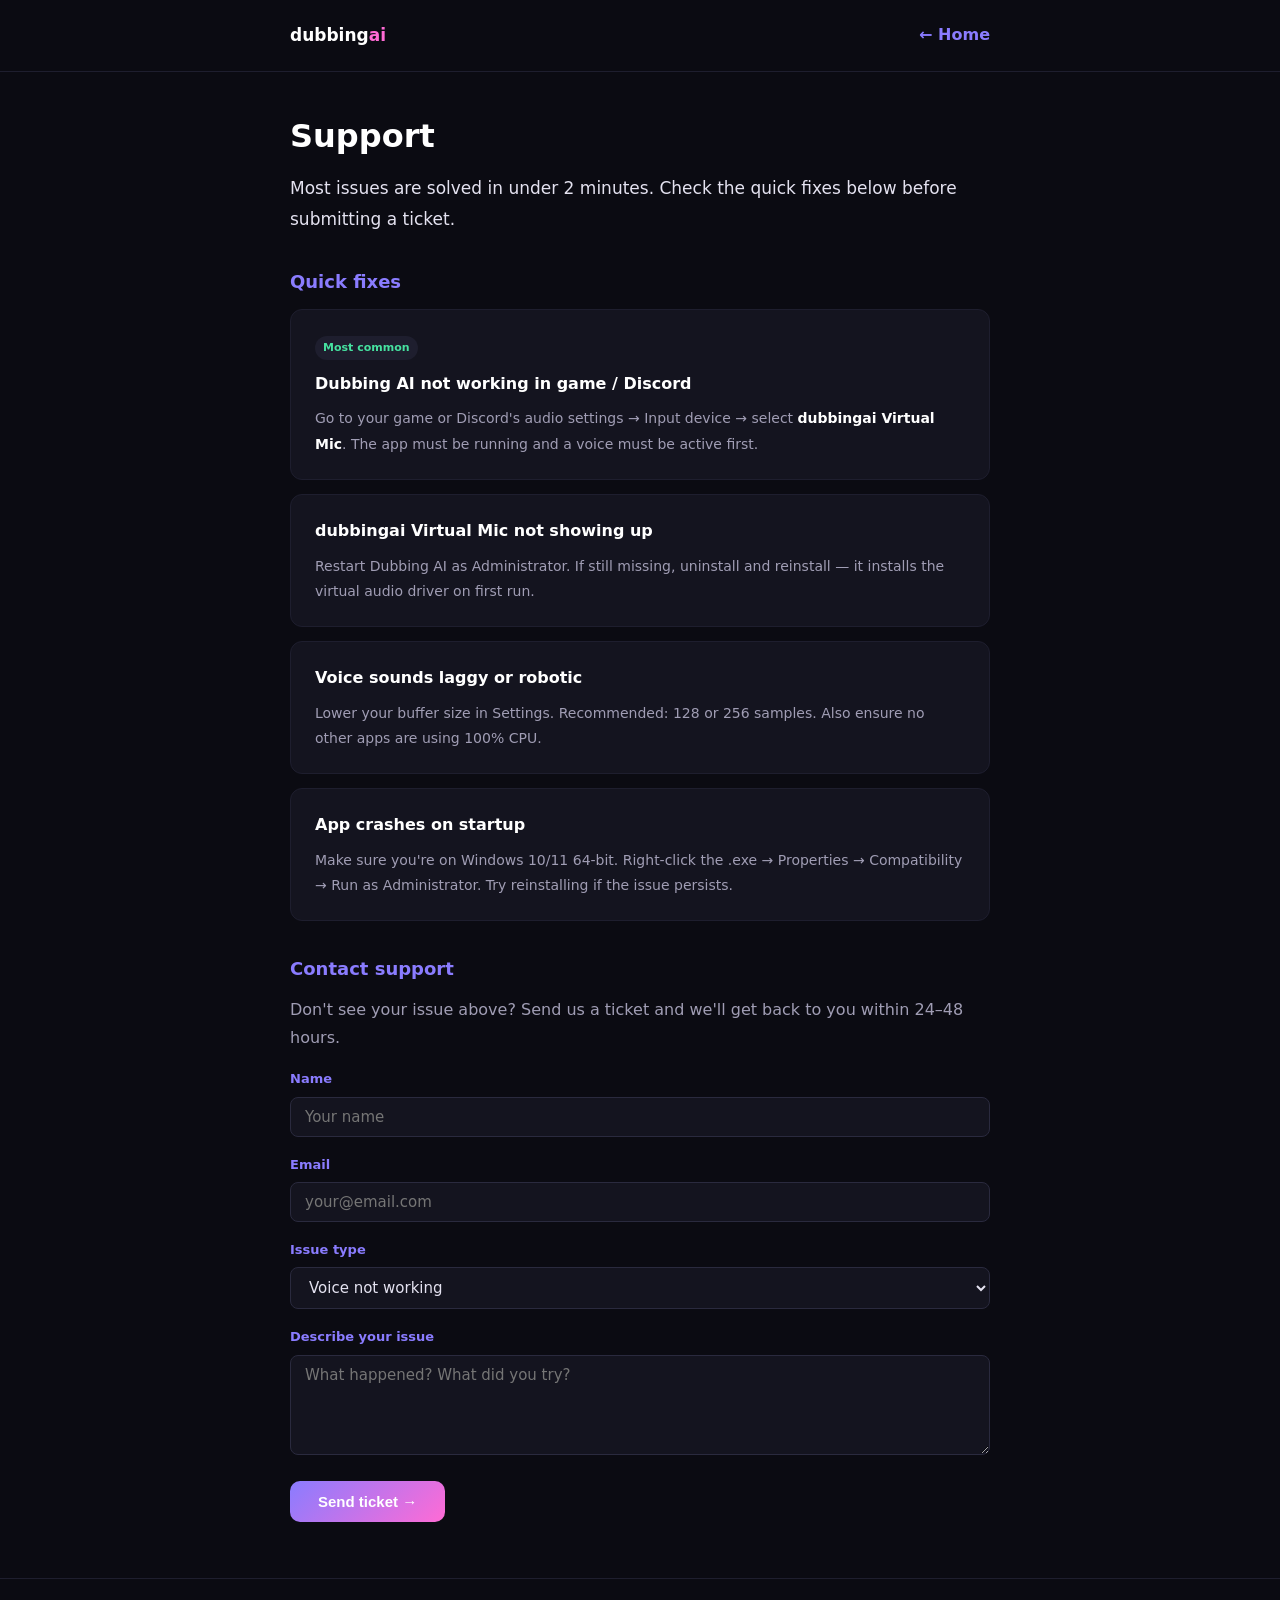
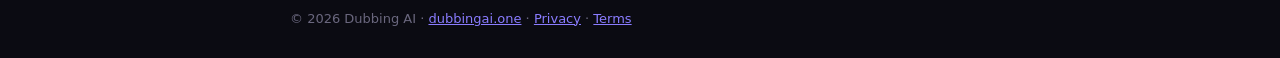
<file: support.html>
<!DOCTYPE html>
<html lang="en">
<head>
<title>Support — Dubbing AI Voice Changer Help</title>
<meta charset="UTF-8"><meta name="viewport" content="width=device-width, initial-scale=1">
<meta name="description" content="Get help with Dubbing AI voice changer. Setup guides, troubleshooting, Discord support, and FAQ for Windows users.">
<meta name="robots" content="index, follow">
<link rel="canonical" href="https://dubbingai.one/support">
<link rel="alternate" hreflang="en" href="https://dubbingai.one/support">
<link rel="alternate" hreflang="ar" href="https://dubbingai.one/support?lang=ar">
<link rel="alternate" hreflang="x-default" href="https://dubbingai.one/support">
<link rel="icon" type="image/png" href="download.png">
<style>*{margin:0;padding:0;box-sizing:border-box}body{background:#0B0B12;color:#E4E2F0;font-family:system-ui,sans-serif;line-height:1.8;font-size:16px}.wrap{max-width:740px;margin:0 auto;padding:0 20px}header{padding:20px 0;border-bottom:1px solid #1E1E2E}h1{font-size:32px;font-weight:800;margin:36px 0 8px;color:#fff}h2{font-size:18px;font-weight:700;margin:32px 0 10px;color:#8A7CFF}p{color:#A09DB4;margin-bottom:14px}.card{background:#14141F;border:1px solid #1E1E2E;border-radius:12px;padding:22px 24px;margin-bottom:14px}.card h3{color:#fff;font-size:16px;margin-bottom:8px}.card p{margin:0;font-size:14px}.tag{display:inline-block;background:#1E1E2E;color:#46E2A0;font-size:11px;font-weight:700;padding:2px 8px;border-radius:20px;margin-bottom:10px}.form-group{margin-bottom:16px}label{display:block;font-size:13px;font-weight:600;color:#8A7CFF;margin-bottom:6px}input,select,textarea{width:100%;background:#14141F;border:1px solid #2A2A3E;border-radius:8px;padding:10px 14px;color:#E4E2F0;font-size:15px;font-family:inherit;outline:none}input:focus,select:focus,textarea:focus{border-color:#8A7CFF}textarea{resize:vertical;min-height:100px}.btn{display:inline-block;background:linear-gradient(135deg,#8A7CFF,#FF6BD5);color:#fff;padding:12px 28px;border-radius:10px;font-weight:700;font-size:15px;border:none;cursor:pointer;text-decoration:none}.notice{background:#14141F;border:1px solid #2A2A3E;border-left:3px solid #FFB86B;border-radius:8px;padding:14px 18px;margin-top:12px;font-size:13px;color:#A09DB4}footer{padding:28px 0;border-top:1px solid #1E1E2E;color:#6A677E;font-size:13px;margin-top:56px}nav a{color:#8A7CFF;text-decoration:none;font-weight:600}</style>
<meta property="og:type" content="website">
<meta property="og:url" content="https://dubbingai.one/support">
<meta property="og:title" content="Support — Dubbing AI Voice Changer Help">
<meta property="og:description" content="Get help with Dubbing AI voice changer. Setup guides, troubleshooting, Discord support, and FAQ for Windows users.">
<meta property="og:image" content="https://dubbingai.one/og-image.png">
<meta name="twitter:card" content="summary_large_image">
<meta name="twitter:title" content="Support — Dubbing AI Voice Changer Help">
<meta name="twitter:description" content="Get help with Dubbing AI voice changer. Setup guides, troubleshooting, Discord support, and FAQ for Windows users.">
<meta name="twitter:image" content="https://dubbingai.one/og-image.png">

<script type="application/ld+json">
{
  "@context": "https://schema.org",
  "@type": "BreadcrumbList",
  "itemListElement": [
    {
      "@type": "ListItem",
      "position": 1,
      "name": "Home",
      "item": "https://dubbingai.one/"
    },
    {
      "@type": "ListItem",
      "position": 2,
      "name": "Support",
      "item": "https://dubbingai.one/support"
    }
  ]
}
</script>
</head>
<body>
<header><div class="wrap" style="display:flex;justify-content:space-between;align-items:center"><a href="/" style="color:#fff;font-weight:800;font-size:17px;text-decoration:none">dubbing<span style="color:#FF6BD5">ai</span></a><nav><a href="/">← Home</a></nav></div></header>
<main><div class="wrap">
<h1>Support</h1>
<p style="font-size:17px;color:#E4E2F0;margin-bottom:32px">Most issues are solved in under 2 minutes. Check the quick fixes below before submitting a ticket.</p>

<h2>Quick fixes</h2>

<div class="card">
<span class="tag">Most common</span>
<h3>Dubbing AI not working in game / Discord</h3>
<p>Go to your game or Discord's audio settings → Input device → select <b style="color:#fff">dubbingai Virtual Mic</b>. The app must be running and a voice must be active first.</p>
</div>

<div class="card">
<h3>dubbingai Virtual Mic not showing up</h3>
<p>Restart Dubbing AI as Administrator. If still missing, uninstall and reinstall — it installs the virtual audio driver on first run.</p>
</div>

<div class="card">
<h3>Voice sounds laggy or robotic</h3>
<p>Lower your buffer size in Settings. Recommended: 128 or 256 samples. Also ensure no other apps are using 100% CPU.</p>
</div>

<div class="card">
<h3>App crashes on startup</h3>
<p>Make sure you're on Windows 10/11 64-bit. Right-click the .exe → Properties → Compatibility → Run as Administrator. Try reinstalling if the issue persists.</p>
</div>

<h2>Contact support</h2>
<p>Don't see your issue above? Send us a ticket and we'll get back to you within 24–48 hours.</p>

<form onsubmit="handleSubmit(event)">
<div class="form-group"><label>Name</label><input type="text" placeholder="Your name" required></div>
<div class="form-group"><label>Email</label><input type="email" placeholder="your@email.com" required></div>
<div class="form-group">
<label>Issue type</label>
<select>
<option>Voice not working</option>
<option>Virtual mic not detected</option>
<option>App crash / startup issue</option>
<option>Audio quality / latency</option>
<option>Other</option>
</select>
</div>
<div class="form-group"><label>Describe your issue</label><textarea placeholder="What happened? What did you try?"></textarea></div>
<button class="btn" type="submit">Send ticket →</button>
</form>

<div class="notice" id="confirm" style="display:none">✓ Ticket received. We'll reply to your email within 48 hours.</div>
</div></main>
<footer><div class="wrap">© 2026 Dubbing AI · <a href="/" style="color:#8A7CFF">dubbingai.one</a> · <a href="/privacy" style="color:#8A7CFF">Privacy</a> · <a href="/terms" style="color:#8A7CFF">Terms</a></div></footer>
<script>function handleSubmit(e){e.preventDefault();e.target.style.display='none';document.getElementById('confirm').style.display='block';}</script>
</body></html>
</file>
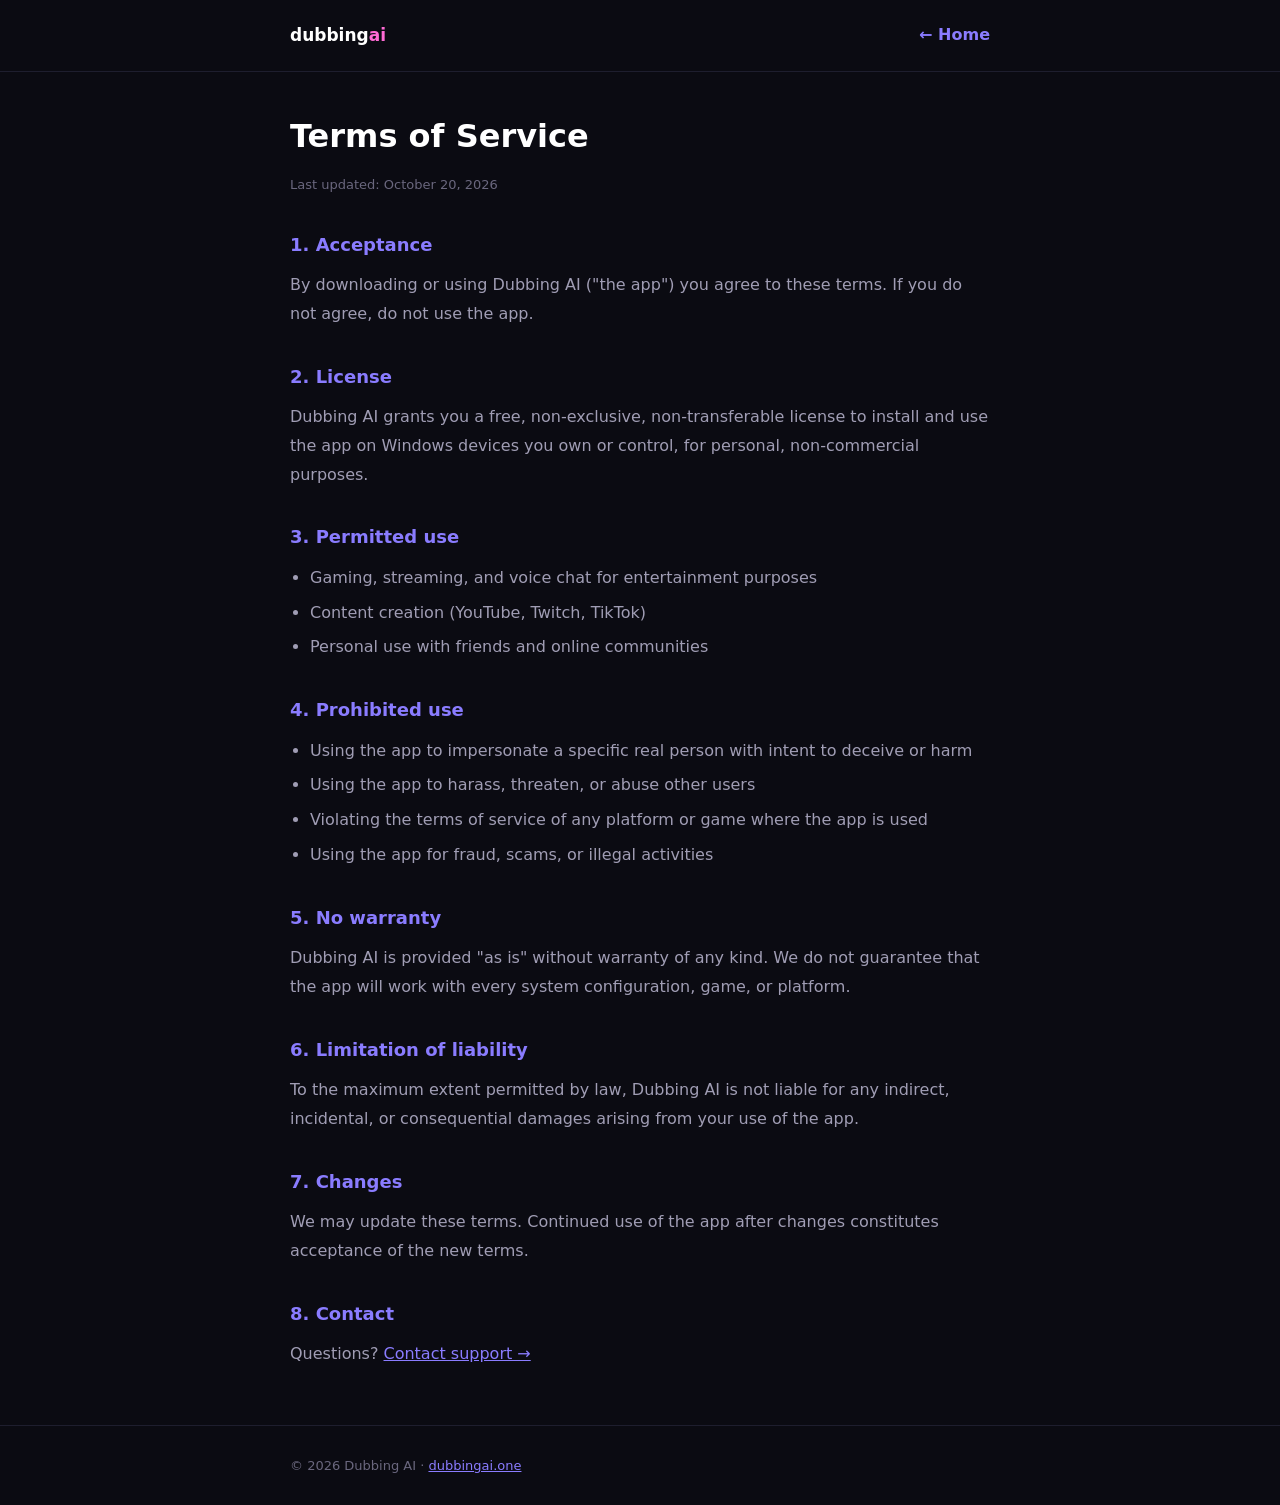
<file: terms.html>
<!DOCTYPE html>
<html lang="en">
<head>
<title>Terms of Service — Dubbing AI Voice Changer</title>
<meta charset="UTF-8"><meta name="viewport" content="width=device-width, initial-scale=1">
<meta name="description" content="Terms of service for Dubbing AI, the free real-time AI voice changer for Windows. Read before downloading.">
<meta name="robots" content="index, follow">
<link rel="canonical" href="https://dubbingai.one/terms">
<link rel="alternate" hreflang="en" href="https://dubbingai.one/terms">
<link rel="alternate" hreflang="ar" href="https://dubbingai.one/terms?lang=ar">
<link rel="alternate" hreflang="x-default" href="https://dubbingai.one/terms">
<link rel="icon" type="image/png" href="download.png">
<style>*{margin:0;padding:0;box-sizing:border-box}body{background:#0B0B12;color:#E4E2F0;font-family:system-ui,sans-serif;line-height:1.8;font-size:16px}.wrap{max-width:740px;margin:0 auto;padding:0 20px}header{padding:20px 0;border-bottom:1px solid #1E1E2E}h1{font-size:32px;font-weight:800;margin:36px 0 8px;color:#fff}h2{font-size:18px;font-weight:700;margin:32px 0 10px;color:#8A7CFF}p{color:#A09DB4;margin-bottom:14px}ul{color:#A09DB4;padding-left:20px;margin-bottom:14px}li{margin-bottom:6px}.date{font-size:13px;color:#6A677E;margin-bottom:32px}footer{padding:28px 0;border-top:1px solid #1E1E2E;color:#6A677E;font-size:13px;margin-top:56px}nav a{color:#8A7CFF;text-decoration:none;font-weight:600}</style>
<meta property="og:type" content="website">
<meta property="og:url" content="https://dubbingai.one/terms">
<meta property="og:title" content="Terms of Service — Dubbing AI Voice Changer">
<meta property="og:description" content="Terms of service for Dubbing AI, the free real-time AI voice changer for Windows. Read before downloading.">
<meta property="og:image" content="https://dubbingai.one/og-image.png">
<meta name="twitter:card" content="summary_large_image">
<meta name="twitter:title" content="Terms of Service — Dubbing AI Voice Changer">
<meta name="twitter:description" content="Terms of service for Dubbing AI, the free real-time AI voice changer for Windows. Read before downloading.">
<meta name="twitter:image" content="https://dubbingai.one/og-image.png">

<script type="application/ld+json">
{
  "@context": "https://schema.org",
  "@type": "BreadcrumbList",
  "itemListElement": [
    {
      "@type": "ListItem",
      "position": 1,
      "name": "Home",
      "item": "https://dubbingai.one/"
    },
    {
      "@type": "ListItem",
      "position": 2,
      "name": "Terms of Service",
      "item": "https://dubbingai.one/terms"
    }
  ]
}
</script>
</head>
<body>
<header><div class="wrap" style="display:flex;justify-content:space-between;align-items:center"><a href="/" style="color:#fff;font-weight:800;font-size:17px;text-decoration:none">dubbing<span style="color:#FF6BD5">ai</span></a><nav><a href="/">← Home</a></nav></div></header>
<main><div class="wrap">
<h1>Terms of Service</h1>
<p class="date">Last updated: October 20, 2026</p>

<h2>1. Acceptance</h2>
<p>By downloading or using Dubbing AI ("the app") you agree to these terms. If you do not agree, do not use the app.</p>

<h2>2. License</h2>
<p>Dubbing AI grants you a free, non-exclusive, non-transferable license to install and use the app on Windows devices you own or control, for personal, non-commercial purposes.</p>

<h2>3. Permitted use</h2>
<ul>
<li>Gaming, streaming, and voice chat for entertainment purposes</li>
<li>Content creation (YouTube, Twitch, TikTok)</li>
<li>Personal use with friends and online communities</li>
</ul>

<h2>4. Prohibited use</h2>
<ul>
<li>Using the app to impersonate a specific real person with intent to deceive or harm</li>
<li>Using the app to harass, threaten, or abuse other users</li>
<li>Violating the terms of service of any platform or game where the app is used</li>
<li>Using the app for fraud, scams, or illegal activities</li>
</ul>

<h2>5. No warranty</h2>
<p>Dubbing AI is provided "as is" without warranty of any kind. We do not guarantee that the app will work with every system configuration, game, or platform.</p>

<h2>6. Limitation of liability</h2>
<p>To the maximum extent permitted by law, Dubbing AI is not liable for any indirect, incidental, or consequential damages arising from your use of the app.</p>

<h2>7. Changes</h2>
<p>We may update these terms. Continued use of the app after changes constitutes acceptance of the new terms.</p>

<h2>8. Contact</h2>
<p>Questions? <a href="/support" style="color:#8A7CFF">Contact support →</a></p>
</div></main>
<footer><div class="wrap">© 2026 Dubbing AI · <a href="/" style="color:#8A7CFF">dubbingai.one</a></div></footer>
</body></html>
</file>
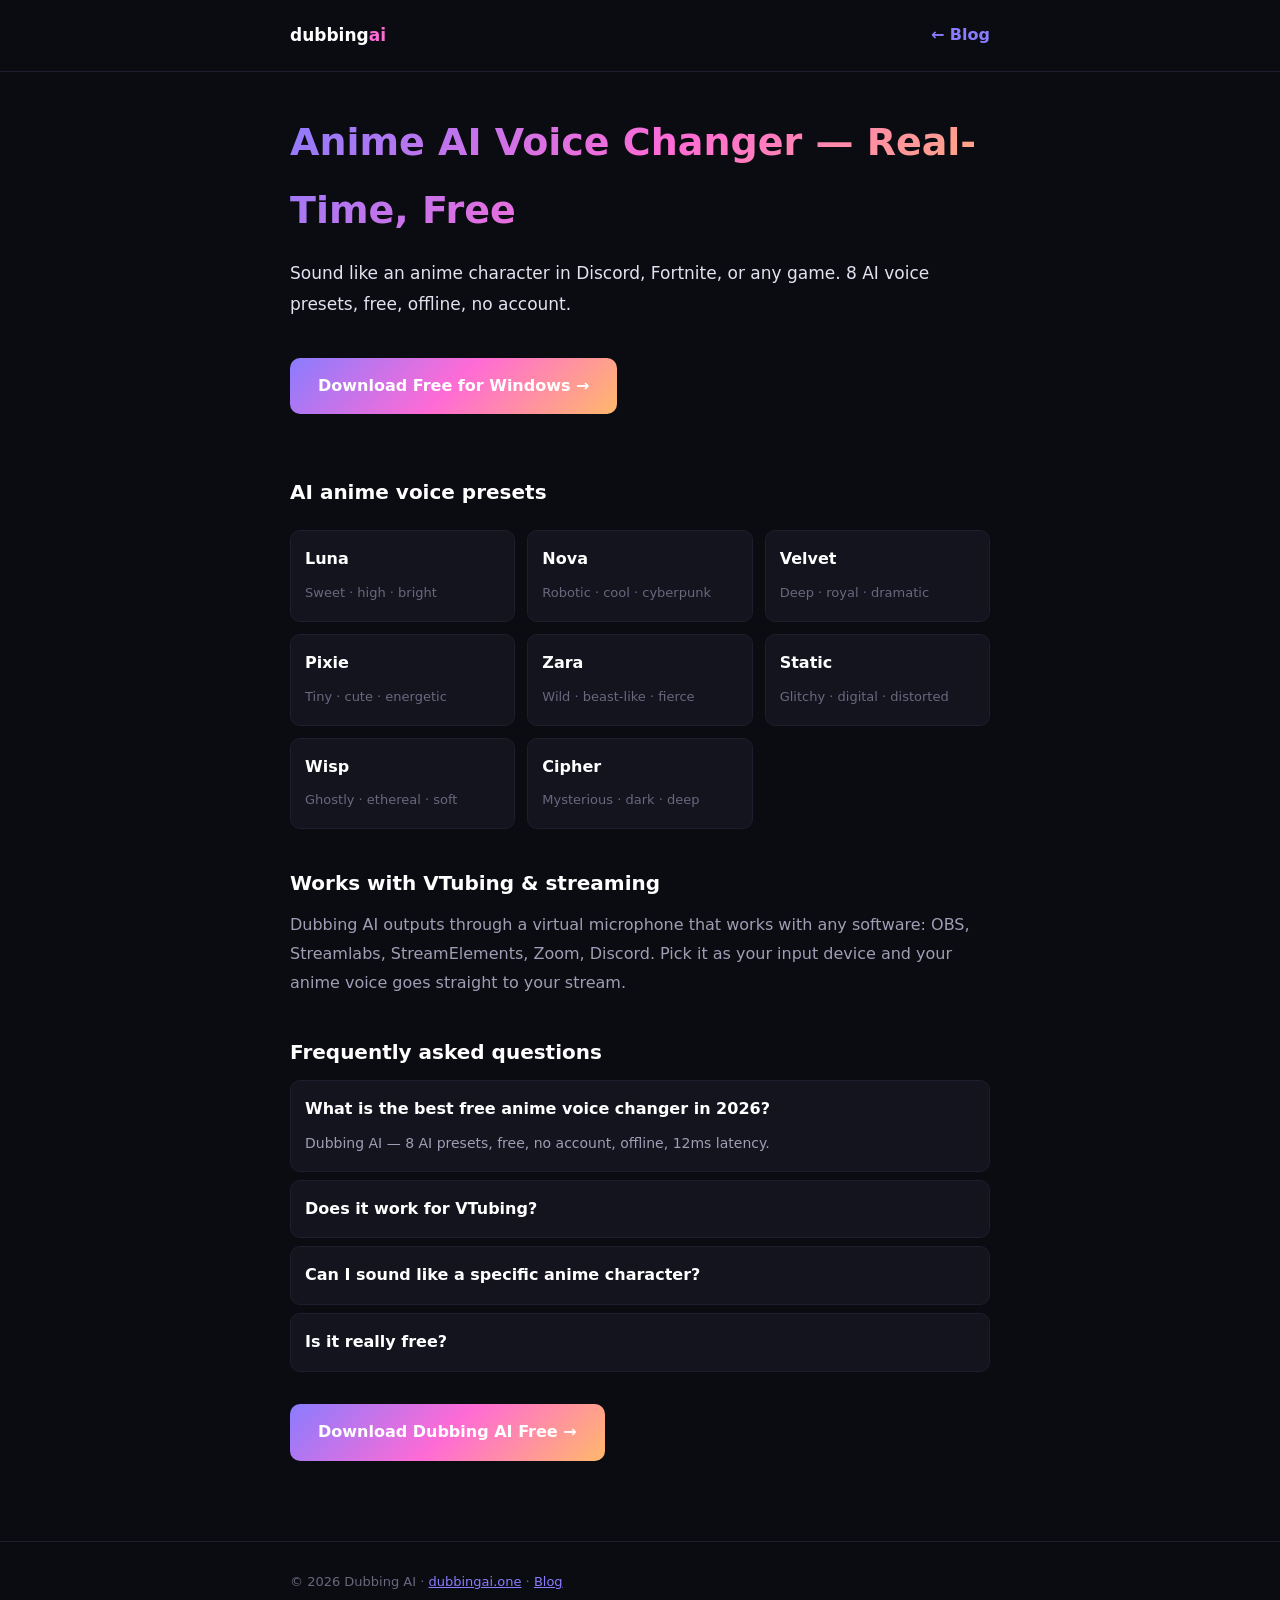
<file: blog/anime-voice-changer.html>
<!DOCTYPE html>
<html lang="en">
<head>
<title>Anime Voice Changer - Free AI Anime Voice | Dubbing AI</title>
<meta charset="UTF-8"><meta name="viewport" content="width=device-width, initial-scale=1">
<meta name="description" content="Sound like an anime character in real time. Dubbing AI has sweet, royal and robotic anime voice presets. Free, no account.">
<meta name="keywords" content="anime voice changer, anime ai voice changer, anime voice changer real time, anime voice changer discord, anime voice changer gaming, free anime voice changer, ai anime voice changer 2026, vtuber voice changer free">
<meta name="robots" content="index, follow">
<link rel="canonical" href="https://dubbingai.one/blog/anime-voice-changer">
<link rel="alternate" hreflang="en" href="https://dubbingai.one/blog/anime-voice-changer">
<link rel="alternate" hreflang="ar" href="https://dubbingai.one/blog/anime-voice-changer?lang=ar">
<link rel="alternate" hreflang="x-default" href="https://dubbingai.one/blog/anime-voice-changer">
<link rel="icon" type="image/png" href="../download.png">
<script type="application/ld+json">{"@context":"https://schema.org","@type":"FAQPage","mainEntity":[{"@type":"Question","name":"What is the best free anime voice changer?","acceptedAnswer":{"@type":"Answer","text":"Dubbing AI is the best free real-time anime voice changer in 2026. It has 8 AI presets including sweet, royal, ghostly and robotic voices. Free, no account, works offline."}},{"@type":"Question","name":"Can I use an anime voice changer for VTubing?","acceptedAnswer":{"@type":"Answer","text":"Yes. Dubbing AI works with OBS, StreamElements, and any streaming software that accepts a microphone input. Select dubbingai Virtual Mic as input in OBS."}},{"@type":"Question","name":"Is there a free anime voice changer with no account?","acceptedAnswer":{"@type":"Answer","text":"Yes. Dubbing AI is 100% free with no account, no email, no subscription."}}]}</script>
<style>*{margin:0;padding:0;box-sizing:border-box}body{background:#0B0B12;color:#E4E2F0;font-family:system-ui,sans-serif;line-height:1.8;font-size:16px}.wrap{max-width:740px;margin:0 auto;padding:0 20px}header{padding:20px 0;border-bottom:1px solid #1E1E2E}h1{font-size:clamp(24px,4vw,38px);font-weight:800;margin:36px 0 14px;background:linear-gradient(135deg,#8A7CFF,#FF6BD5,#FFB86B);-webkit-background-clip:text;background-clip:text;color:transparent}h2{font-size:20px;font-weight:700;margin:36px 0 10px;color:#fff}p{color:#A09DB4;margin-bottom:14px}.grid{display:grid;grid-template-columns:repeat(auto-fill,minmax(200px,1fr));gap:12px;margin:20px 0}.vc{background:#14141F;border:1px solid #1E1E2E;border-radius:10px;padding:14px}.vc b{color:#fff;display:block;margin-bottom:4px}.vc span{font-size:13px;color:#6A677E}.cta{display:inline-block;background:linear-gradient(135deg,#8A7CFF,#FF6BD5,#FFB86B);color:#fff;padding:14px 28px;border-radius:10px;font-weight:700;font-size:16px;text-decoration:none;margin:24px 0}.faq details{background:#14141F;border:1px solid #1E1E2E;border-radius:10px;padding:14px;margin-bottom:8px}summary{cursor:pointer;font-weight:600;color:#fff;list-style:none}details p{margin:8px 0 0;font-size:14px}footer{padding:28px 0;border-top:1px solid #1E1E2E;color:#6A677E;font-size:13px;margin-top:56px}nav a{color:#8A7CFF;text-decoration:none;font-weight:600}</style>
<meta property="og:type" content="website">
<meta property="og:url" content="https://dubbingai.one/blog/anime-voice-changer">
<meta property="og:title" content="Anime Voice Changer - Free AI Anime Voice | Dubbing AI">
<meta property="og:description" content="Sound like an anime character in real time. Dubbing AI has sweet, royal and robotic anime voice presets. Free, no account.">
<meta property="og:image" content="https://dubbingai.one/og-image.png">
<meta name="twitter:card" content="summary_large_image">
<meta name="twitter:title" content="Anime Voice Changer - Free AI Anime Voice | Dubbing AI">
<meta name="twitter:description" content="Sound like an anime character in real time. Dubbing AI has sweet, royal and robotic anime voice presets. Free, no account.">
<meta name="twitter:image" content="https://dubbingai.one/og-image.png">

<script type="application/ld+json">
{
  "@context": "https://schema.org",
  "@type": "BreadcrumbList",
  "itemListElement": [
    {
      "@type": "ListItem",
      "position": 1,
      "name": "Home",
      "item": "https://dubbingai.one/"
    },
    {
      "@type": "ListItem",
      "position": 2,
      "name": "Blog",
      "item": "https://dubbingai.one/blog/"
    },
    {
      "@type": "ListItem",
      "position": 3,
      "name": "Anime Voice Changer",
      "item": "https://dubbingai.one/blog/anime-voice-changer"
    }
  ]
}
</script>

<script type="application/ld+json">
{
  "@context": "https://schema.org",
  "@type": "Article",
  "headline": "Anime Voice Changer \u2014 Free AI",
  "description": "Sound like an anime character in real time. Dubbing AI has sweet, royal and robotic anime voice presets. Free, no account.",
  "url": "https://dubbingai.one/blog/anime-voice-changer",
  "image": "https://dubbingai.one/og-image.png",
  "author": {
    "@type": "Organization",
    "name": "Dubbing AI"
  },
  "publisher": {
    "@type": "Organization",
    "name": "Dubbing AI",
    "logo": {
      "@type": "ImageObject",
      "url": "https://dubbingai.one/download.png"
    }
  },
  "dateModified": "2026-10-23"
}
</script>
</head>
<body>
<header><div class="wrap" style="display:flex;justify-content:space-between;align-items:center"><a href="/" style="color:#fff;font-weight:800;font-size:17px;text-decoration:none">dubbing<span style="color:#FF6BD5">ai</span></a><nav><a href="/blog/">← Blog</a></nav></div></header>
<main><div class="wrap">
<h1>Anime AI Voice Changer — Real-Time, Free</h1>
<p style="font-size:17px;color:#E4E2F0">Sound like an anime character in Discord, Fortnite, or any game. 8 AI voice presets, free, offline, no account.</p>
<a class="cta" href="/">Download Free for Windows →</a>

<h2>AI anime voice presets</h2>
<div class="grid">
<div class="vc"><b>Luna</b><span>Sweet · high · bright</span></div>
<div class="vc"><b>Nova</b><span>Robotic · cool · cyberpunk</span></div>
<div class="vc"><b>Velvet</b><span>Deep · royal · dramatic</span></div>
<div class="vc"><b>Pixie</b><span>Tiny · cute · energetic</span></div>
<div class="vc"><b>Zara</b><span>Wild · beast-like · fierce</span></div>
<div class="vc"><b>Static</b><span>Glitchy · digital · distorted</span></div>
<div class="vc"><b>Wisp</b><span>Ghostly · ethereal · soft</span></div>
<div class="vc"><b>Cipher</b><span>Mysterious · dark · deep</span></div>
</div>

<h2>Works with VTubing & streaming</h2>
<p>Dubbing AI outputs through a virtual microphone that works with any software: OBS, Streamlabs, StreamElements, Zoom, Discord. Pick it as your input device and your anime voice goes straight to your stream.</p>

<h2>Frequently asked questions</h2>
<div class="faq">
<details open><summary>What is the best free anime voice changer in 2026?</summary><p>Dubbing AI — 8 AI presets, free, no account, offline, 12ms latency.</p></details>
<details><summary>Does it work for VTubing?</summary><p>Yes. Works with OBS, Streamlabs and any app that accepts a mic input.</p></details>
<details><summary>Can I sound like a specific anime character?</summary><p>Not character-specific, but the presets cover: sweet, royal, robotic, ghostly, glitchy, tiny and dark voice archetypes common in anime.</p></details>
<details><summary>Is it really free?</summary><p>Yes. All 8 presets are free forever. No trial timer.</p></details>
</div>
<a class="cta" href="/">Download Dubbing AI Free →</a>
</div></main>
<footer><div class="wrap">© 2026 Dubbing AI · <a href="/" style="color:#8A7CFF">dubbingai.one</a> · <a href="/blog/" style="color:#8A7CFF">Blog</a></div></footer>
</body></html>
</file>
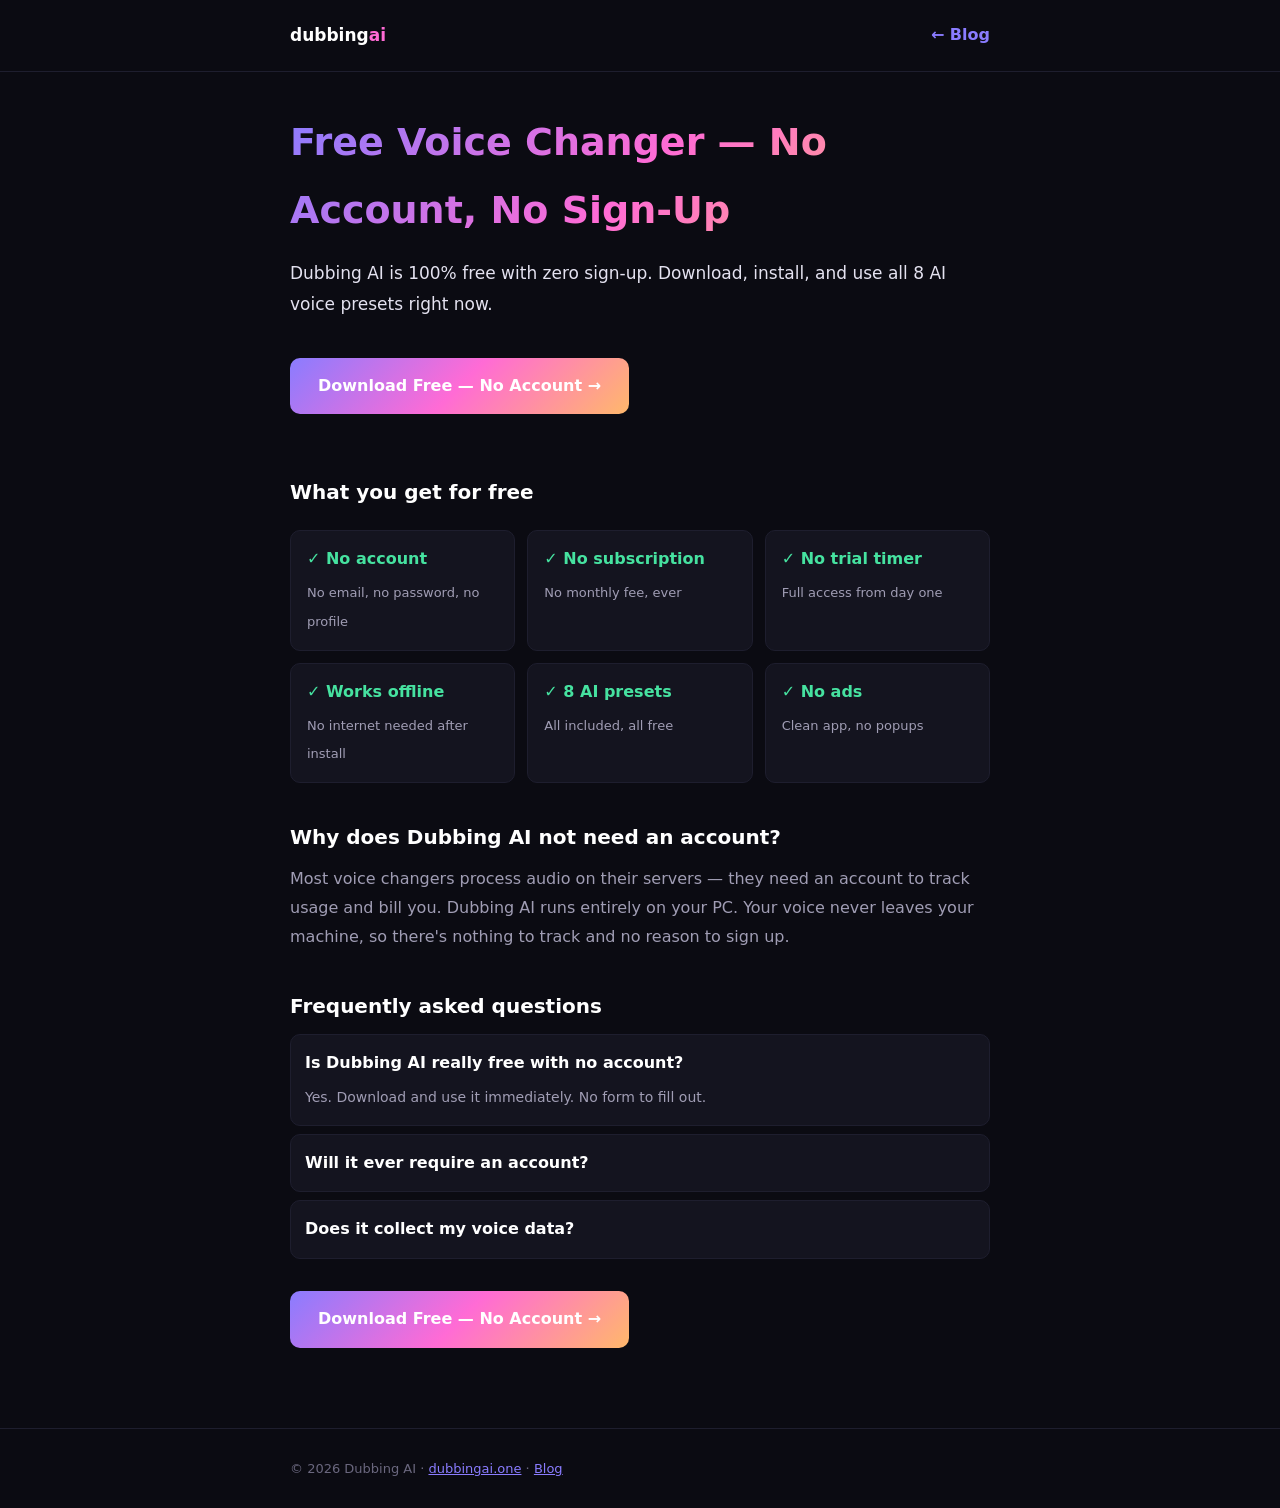
<file: blog/free-voice-changer-no-account.html>
<!DOCTYPE html>
<html lang="en">
<head>
<title>Free Voice Changer No Account - AI | Dubbing AI</title>
<meta charset="UTF-8"><meta name="viewport" content="width=device-width, initial-scale=1">
<meta name="description" content="Free AI voice changer with no account, no sign-up, no email. Download and use instantly on Windows 10/11.">
<meta name="keywords" content="free voice changer no account, voice changer no sign up, voice changer no email, free ai voice changer no account 2026, voice changer no subscription, voice changer no registration, free voice changer no login">
<meta name="robots" content="index, follow">
<link rel="canonical" href="https://dubbingai.one/blog/free-voice-changer-no-account">
<link rel="alternate" hreflang="en" href="https://dubbingai.one/blog/free-voice-changer-no-account">
<link rel="alternate" hreflang="ar" href="https://dubbingai.one/blog/free-voice-changer-no-account?lang=ar">
<link rel="alternate" hreflang="x-default" href="https://dubbingai.one/blog/free-voice-changer-no-account">
<link rel="icon" type="image/png" href="../download.png">
<script type="application/ld+json">{"@context":"https://schema.org","@type":"FAQPage","mainEntity":[{"@type":"Question","name":"Is there a free voice changer with no account?","acceptedAnswer":{"@type":"Answer","text":"Yes. Dubbing AI is 100% free with no account, no email, no subscription. Download, install, and use all 8 AI voice presets immediately."}},{"@type":"Question","name":"Why do most voice changers require an account?","acceptedAnswer":{"@type":"Answer","text":"Most voice changers use cloud processing and need an account to track usage. Dubbing AI processes everything on your PC, so no account is needed."}},{"@type":"Question","name":"Is Dubbing AI really free forever?","acceptedAnswer":{"@type":"Answer","text":"Yes. All 8 voice presets are free with no trial timer. There is no paid plan — the full product is free."}}]}</script>
<style>*{margin:0;padding:0;box-sizing:border-box}body{background:#0B0B12;color:#E4E2F0;font-family:system-ui,sans-serif;line-height:1.8;font-size:16px}.wrap{max-width:740px;margin:0 auto;padding:0 20px}header{padding:20px 0;border-bottom:1px solid #1E1E2E}h1{font-size:clamp(24px,4vw,38px);font-weight:800;margin:36px 0 14px;background:linear-gradient(135deg,#8A7CFF,#FF6BD5,#FFB86B);-webkit-background-clip:text;background-clip:text;color:transparent}h2{font-size:20px;font-weight:700;margin:36px 0 10px;color:#fff}p{color:#A09DB4;margin-bottom:14px}.grid{display:grid;grid-template-columns:repeat(auto-fill,minmax(200px,1fr));gap:12px;margin:20px 0}.card{background:#14141F;border:1px solid #1E1E2E;border-radius:10px;padding:14px 16px}.card b{color:#46E2A0;display:block;margin-bottom:4px}.card span{font-size:13px;color:#A09DB4}.cta{display:inline-block;background:linear-gradient(135deg,#8A7CFF,#FF6BD5,#FFB86B);color:#fff;padding:14px 28px;border-radius:10px;font-weight:700;font-size:16px;text-decoration:none;margin:24px 0}.faq details{background:#14141F;border:1px solid #1E1E2E;border-radius:10px;padding:14px;margin-bottom:8px}summary{cursor:pointer;font-weight:600;color:#fff;list-style:none}details p{margin:8px 0 0;font-size:14px}footer{padding:28px 0;border-top:1px solid #1E1E2E;color:#6A677E;font-size:13px;margin-top:56px}nav a{color:#8A7CFF;text-decoration:none;font-weight:600}</style>
<meta property="og:type" content="website">
<meta property="og:url" content="https://dubbingai.one/blog/free-voice-changer-no-account">
<meta property="og:title" content="Free Voice Changer No Account - AI | Dubbing AI">
<meta property="og:description" content="Free AI voice changer with no account, no sign-up, no email. Download and use instantly on Windows 10/11.">
<meta property="og:image" content="https://dubbingai.one/og-image.png">
<meta name="twitter:card" content="summary_large_image">
<meta name="twitter:title" content="Free Voice Changer No Account - AI | Dubbing AI">
<meta name="twitter:description" content="Free AI voice changer with no account, no sign-up, no email. Download and use instantly on Windows 10/11.">
<meta name="twitter:image" content="https://dubbingai.one/og-image.png">

<script type="application/ld+json">
{
  "@context": "https://schema.org",
  "@type": "BreadcrumbList",
  "itemListElement": [
    {
      "@type": "ListItem",
      "position": 1,
      "name": "Home",
      "item": "https://dubbingai.one/"
    },
    {
      "@type": "ListItem",
      "position": 2,
      "name": "Blog",
      "item": "https://dubbingai.one/blog/"
    },
    {
      "@type": "ListItem",
      "position": 3,
      "name": "Free Voice Changer No Account",
      "item": "https://dubbingai.one/blog/free-voice-changer-no-account"
    }
  ]
}
</script>

<script type="application/ld+json">
{
  "@context": "https://schema.org",
  "@type": "Article",
  "headline": "Free Voice Changer \u2014 No Account Needed",
  "description": "Free AI voice changer with no account, no sign-up, no email. Download and use instantly on Windows 10/11.",
  "url": "https://dubbingai.one/blog/free-voice-changer-no-account",
  "image": "https://dubbingai.one/og-image.png",
  "author": {
    "@type": "Organization",
    "name": "Dubbing AI"
  },
  "publisher": {
    "@type": "Organization",
    "name": "Dubbing AI",
    "logo": {
      "@type": "ImageObject",
      "url": "https://dubbingai.one/download.png"
    }
  },
  "dateModified": "2026-10-23"
}
</script>
</head>
<body>
<header><div class="wrap" style="display:flex;justify-content:space-between;align-items:center"><a href="/" style="color:#fff;font-weight:800;font-size:17px;text-decoration:none">dubbing<span style="color:#FF6BD5">ai</span></a><nav><a href="/blog/">← Blog</a></nav></div></header>
<main><div class="wrap">
<h1>Free Voice Changer — No Account, No Sign-Up</h1>
<p style="font-size:17px;color:#E4E2F0">Dubbing AI is 100% free with zero sign-up. Download, install, and use all 8 AI voice presets right now.</p>
<a class="cta" href="/">Download Free — No Account →</a>

<h2>What you get for free</h2>
<div class="grid">
<div class="card"><b>✓ No account</b><span>No email, no password, no profile</span></div>
<div class="card"><b>✓ No subscription</b><span>No monthly fee, ever</span></div>
<div class="card"><b>✓ No trial timer</b><span>Full access from day one</span></div>
<div class="card"><b>✓ Works offline</b><span>No internet needed after install</span></div>
<div class="card"><b>✓ 8 AI presets</b><span>All included, all free</span></div>
<div class="card"><b>✓ No ads</b><span>Clean app, no popups</span></div>
</div>

<h2>Why does Dubbing AI not need an account?</h2>
<p>Most voice changers process audio on their servers — they need an account to track usage and bill you. Dubbing AI runs entirely on your PC. Your voice never leaves your machine, so there's nothing to track and no reason to sign up.</p>

<h2>Frequently asked questions</h2>
<div class="faq">
<details open><summary>Is Dubbing AI really free with no account?</summary><p>Yes. Download and use it immediately. No form to fill out.</p></details>
<details><summary>Will it ever require an account?</summary><p>All 8 current presets are free and offline. No plans to change that.</p></details>
<details><summary>Does it collect my voice data?</summary><p>No. All processing is local. Nothing is uploaded.</p></details>
</div>
<a class="cta" href="/">Download Free — No Account →</a>
</div></main>
<footer><div class="wrap">© 2026 Dubbing AI · <a href="/" style="color:#8A7CFF">dubbingai.one</a> · <a href="/blog/" style="color:#8A7CFF">Blog</a></div></footer>
</body></html>
</file>
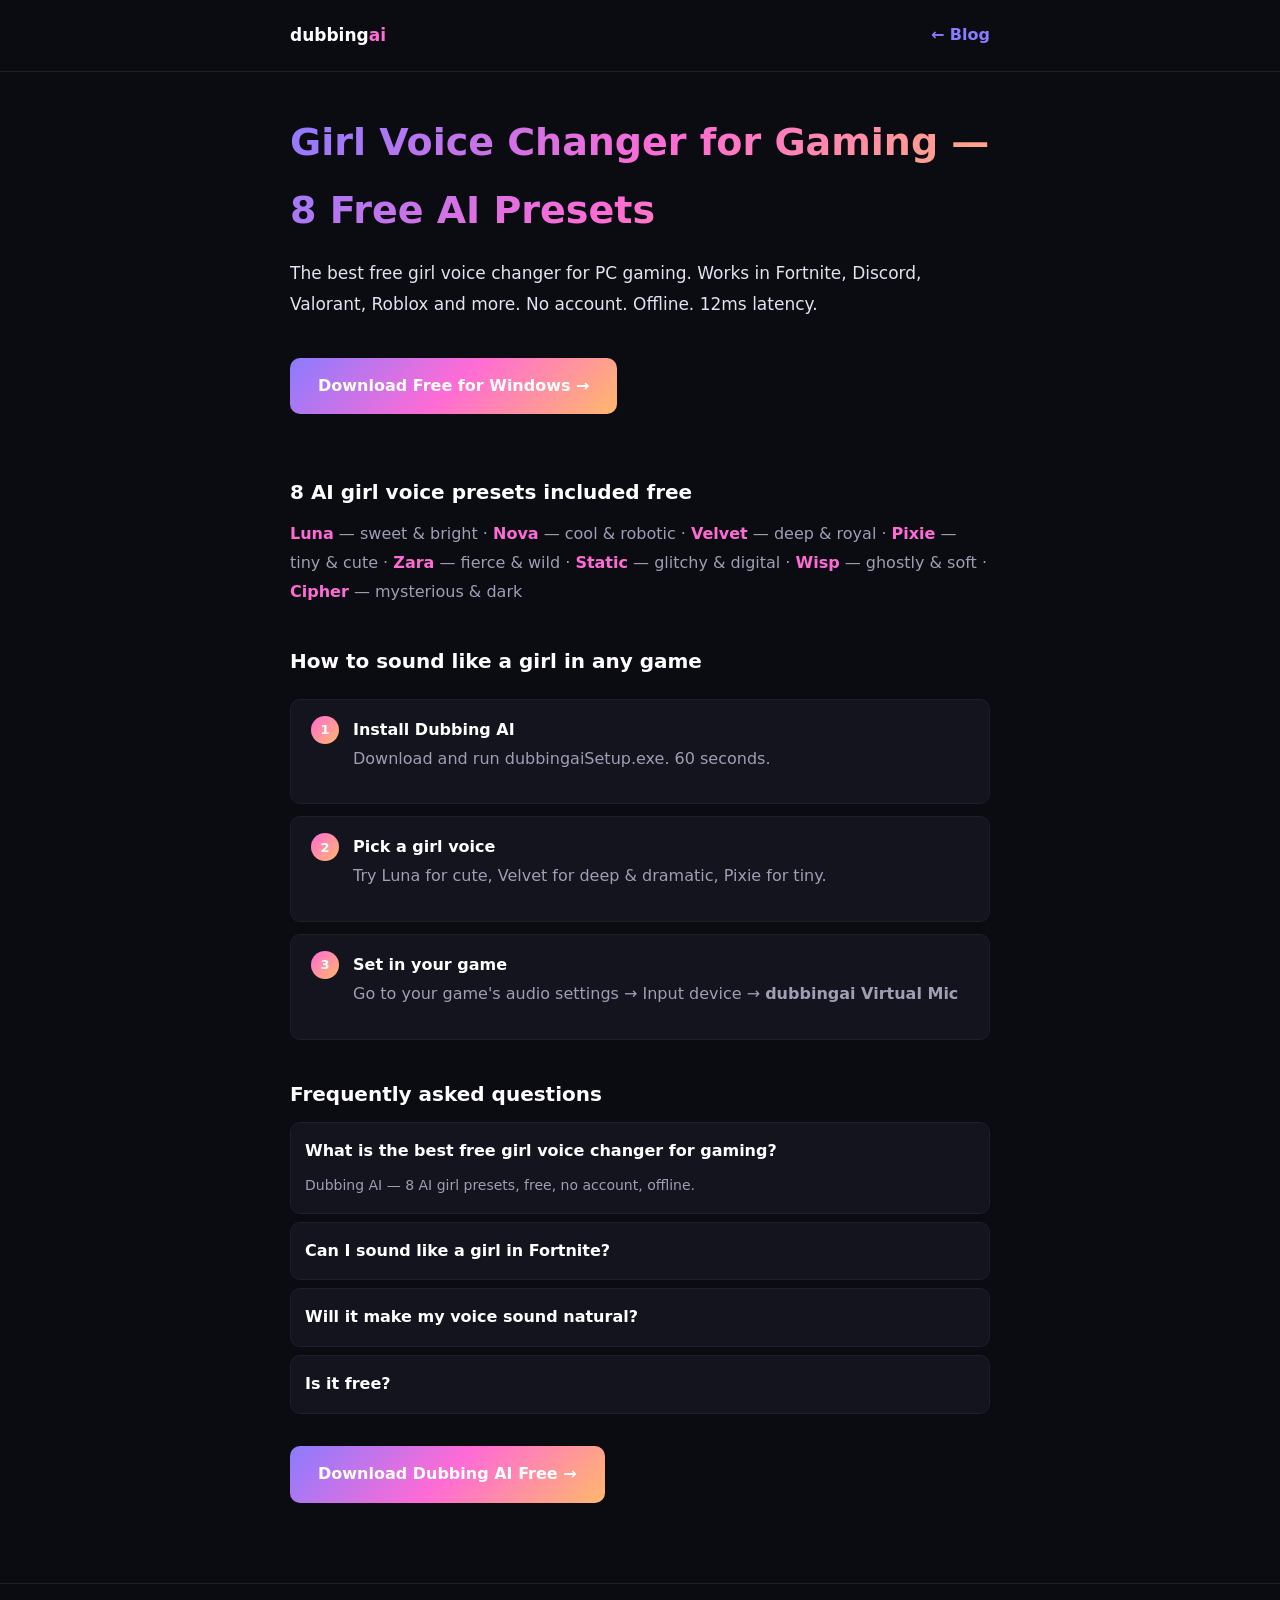
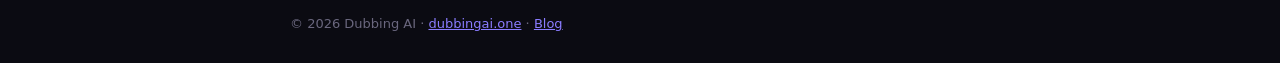
<file: blog/girl-voice-changer.html>
<!DOCTYPE html>
<html lang="en">
<head>
<title>Girl Voice Changer - Free AI Voice Changer | Dubbing AI</title>
<meta charset="UTF-8"><meta name="viewport" content="width=device-width, initial-scale=1">
<meta name="description" content="Change your voice to a girl voice in real time with AI. Free download, no account, works in any game or app on Windows.">
<meta name="keywords" content="girl voice changer, girl voice changer for gaming, girl voice changer free, ai girl voice changer, girl voice changer discord, girl voice changer fortnite, sound like a girl voice changer, female voice changer gaming 2026">
<meta name="robots" content="index, follow">
<link rel="canonical" href="https://dubbingai.one/blog/girl-voice-changer">
<link rel="alternate" hreflang="en" href="https://dubbingai.one/blog/girl-voice-changer">
<link rel="alternate" hreflang="ar" href="https://dubbingai.one/blog/girl-voice-changer?lang=ar">
<link rel="alternate" hreflang="x-default" href="https://dubbingai.one/blog/girl-voice-changer">
<link rel="icon" type="image/png" href="../download.png">
<script type="application/ld+json">{"@context":"https://schema.org","@type":"FAQPage","mainEntity":[{"@type":"Question","name":"What is the best free girl voice changer for gaming?","acceptedAnswer":{"@type":"Answer","text":"Dubbing AI is the best free girl voice changer for gaming. It has 8 AI girl voice presets, real-time processing at 12ms, works offline, and requires no account."}},{"@type":"Question","name":"Can I sound like a girl in Fortnite?","acceptedAnswer":{"@type":"Answer","text":"Yes. Install Dubbing AI, pick a girl voice preset, and set dubbingai Virtual Mic as your input in Fortnite's audio settings."}},{"@type":"Question","name":"Is there a free girl voice changer with no account?","acceptedAnswer":{"@type":"Answer","text":"Yes. Dubbing AI is completely free with no account, no email, no subscription. All 8 girl voice presets are included."}}]}</script>
<style>*{margin:0;padding:0;box-sizing:border-box}body{background:#0B0B12;color:#E4E2F0;font-family:system-ui,sans-serif;line-height:1.8;font-size:16px}.wrap{max-width:740px;margin:0 auto;padding:0 20px}header{padding:20px 0;border-bottom:1px solid #1E1E2E}h1{font-size:clamp(24px,4vw,38px);font-weight:800;margin:36px 0 14px;background:linear-gradient(135deg,#8A7CFF,#FF6BD5,#FFB86B);-webkit-background-clip:text;background-clip:text;color:transparent}h2{font-size:20px;font-weight:700;margin:36px 0 10px;color:#fff}p{color:#A09DB4;margin-bottom:14px}.steps{display:flex;flex-direction:column;gap:12px;margin:20px 0}.step{background:#14141F;border:1px solid #1E1E2E;border-radius:10px;padding:16px 20px;display:flex;gap:14px}.step-n{background:linear-gradient(135deg,#FF6BD5,#FFB86B);color:#fff;width:28px;height:28px;border-radius:50%;display:flex;align-items:center;justify-content:center;font-weight:800;flex-shrink:0;font-size:13px}.cta{display:inline-block;background:linear-gradient(135deg,#8A7CFF,#FF6BD5,#FFB86B);color:#fff;padding:14px 28px;border-radius:10px;font-weight:700;font-size:16px;text-decoration:none;margin:24px 0}.faq details{background:#14141F;border:1px solid #1E1E2E;border-radius:10px;padding:14px;margin-bottom:8px}summary{cursor:pointer;font-weight:600;color:#fff;list-style:none}details p{margin:8px 0 0;font-size:14px}footer{padding:28px 0;border-top:1px solid #1E1E2E;color:#6A677E;font-size:13px;margin-top:56px}nav a{color:#8A7CFF;text-decoration:none;font-weight:600}.hl{color:#FF6BD5;font-weight:700}</style>
<meta property="og:type" content="website">
<meta property="og:url" content="https://dubbingai.one/blog/girl-voice-changer">
<meta property="og:title" content="Girl Voice Changer - Free AI Voice Changer | Dubbing AI">
<meta property="og:description" content="Change your voice to a girl voice in real time with AI. Free download, no account, works in any game or app on Windows.">
<meta property="og:image" content="https://dubbingai.one/og-image.png">
<meta name="twitter:card" content="summary_large_image">
<meta name="twitter:title" content="Girl Voice Changer - Free AI Voice Changer | Dubbing AI">
<meta name="twitter:description" content="Change your voice to a girl voice in real time with AI. Free download, no account, works in any game or app on Windows.">
<meta name="twitter:image" content="https://dubbingai.one/og-image.png">

<script type="application/ld+json">
{
  "@context": "https://schema.org",
  "@type": "BreadcrumbList",
  "itemListElement": [
    {
      "@type": "ListItem",
      "position": 1,
      "name": "Home",
      "item": "https://dubbingai.one/"
    },
    {
      "@type": "ListItem",
      "position": 2,
      "name": "Blog",
      "item": "https://dubbingai.one/blog/"
    },
    {
      "@type": "ListItem",
      "position": 3,
      "name": "Girl Voice Changer",
      "item": "https://dubbingai.one/blog/girl-voice-changer"
    }
  ]
}
</script>

<script type="application/ld+json">
{
  "@context": "https://schema.org",
  "@type": "Article",
  "headline": "Girl Voice Changer \u2014 Free AI",
  "description": "Change your voice to a girl voice in real time with AI. Free download, no account, works in any game or app on Windows.",
  "url": "https://dubbingai.one/blog/girl-voice-changer",
  "image": "https://dubbingai.one/og-image.png",
  "author": {
    "@type": "Organization",
    "name": "Dubbing AI"
  },
  "publisher": {
    "@type": "Organization",
    "name": "Dubbing AI",
    "logo": {
      "@type": "ImageObject",
      "url": "https://dubbingai.one/download.png"
    }
  },
  "dateModified": "2026-10-23"
}
</script>
</head>
<body>
<header><div class="wrap" style="display:flex;justify-content:space-between;align-items:center"><a href="/" style="color:#fff;font-weight:800;font-size:17px;text-decoration:none">dubbing<span style="color:#FF6BD5">ai</span></a><nav><a href="/blog/">← Blog</a></nav></div></header>
<main><div class="wrap">
<h1>Girl Voice Changer for Gaming — 8 Free AI Presets</h1>
<p style="font-size:17px;color:#E4E2F0">The best free girl voice changer for PC gaming. Works in Fortnite, Discord, Valorant, Roblox and more. No account. Offline. 12ms latency.</p>
<a class="cta" href="/">Download Free for Windows →</a>

<h2>8 AI girl voice presets included free</h2>
<p><span class="hl">Luna</span> — sweet & bright · <span class="hl">Nova</span> — cool & robotic · <span class="hl">Velvet</span> — deep & royal · <span class="hl">Pixie</span> — tiny & cute · <span class="hl">Zara</span> — fierce & wild · <span class="hl">Static</span> — glitchy & digital · <span class="hl">Wisp</span> — ghostly & soft · <span class="hl">Cipher</span> — mysterious & dark</p>

<h2>How to sound like a girl in any game</h2>
<div class="steps">
<div class="step"><span class="step-n">1</span><div><b style="color:#fff">Install Dubbing AI</b><p>Download and run dubbingaiSetup.exe. 60 seconds.</p></div></div>
<div class="step"><span class="step-n">2</span><div><b style="color:#fff">Pick a girl voice</b><p>Try Luna for cute, Velvet for deep & dramatic, Pixie for tiny.</p></div></div>
<div class="step"><span class="step-n">3</span><div><b style="color:#fff">Set in your game</b><p>Go to your game's audio settings → Input device → <b>dubbingai Virtual Mic</b></p></div></div>
</div>

<h2>Frequently asked questions</h2>
<div class="faq">
<details open><summary>What is the best free girl voice changer for gaming?</summary><p>Dubbing AI — 8 AI girl presets, free, no account, offline.</p></details>
<details><summary>Can I sound like a girl in Fortnite?</summary><p>Yes. Set dubbingai Virtual Mic in Fortnite → Settings → Audio → Voice Chat Input Device.</p></details>
<details><summary>Will it make my voice sound natural?</summary><p>The presets are stylized AI characters, not a perfect pitch-shift. Luna and Pixie are the closest to a natural girl voice.</p></details>
<details><summary>Is it free?</summary><p>Yes. All 8 presets, forever. No trial.</p></details>
</div>
<a class="cta" href="/">Download Dubbing AI Free →</a>
</div></main>
<footer><div class="wrap">© 2026 Dubbing AI · <a href="/" style="color:#8A7CFF">dubbingai.one</a> · <a href="/blog/" style="color:#8A7CFF">Blog</a></div></footer>
</body></html>
</file>
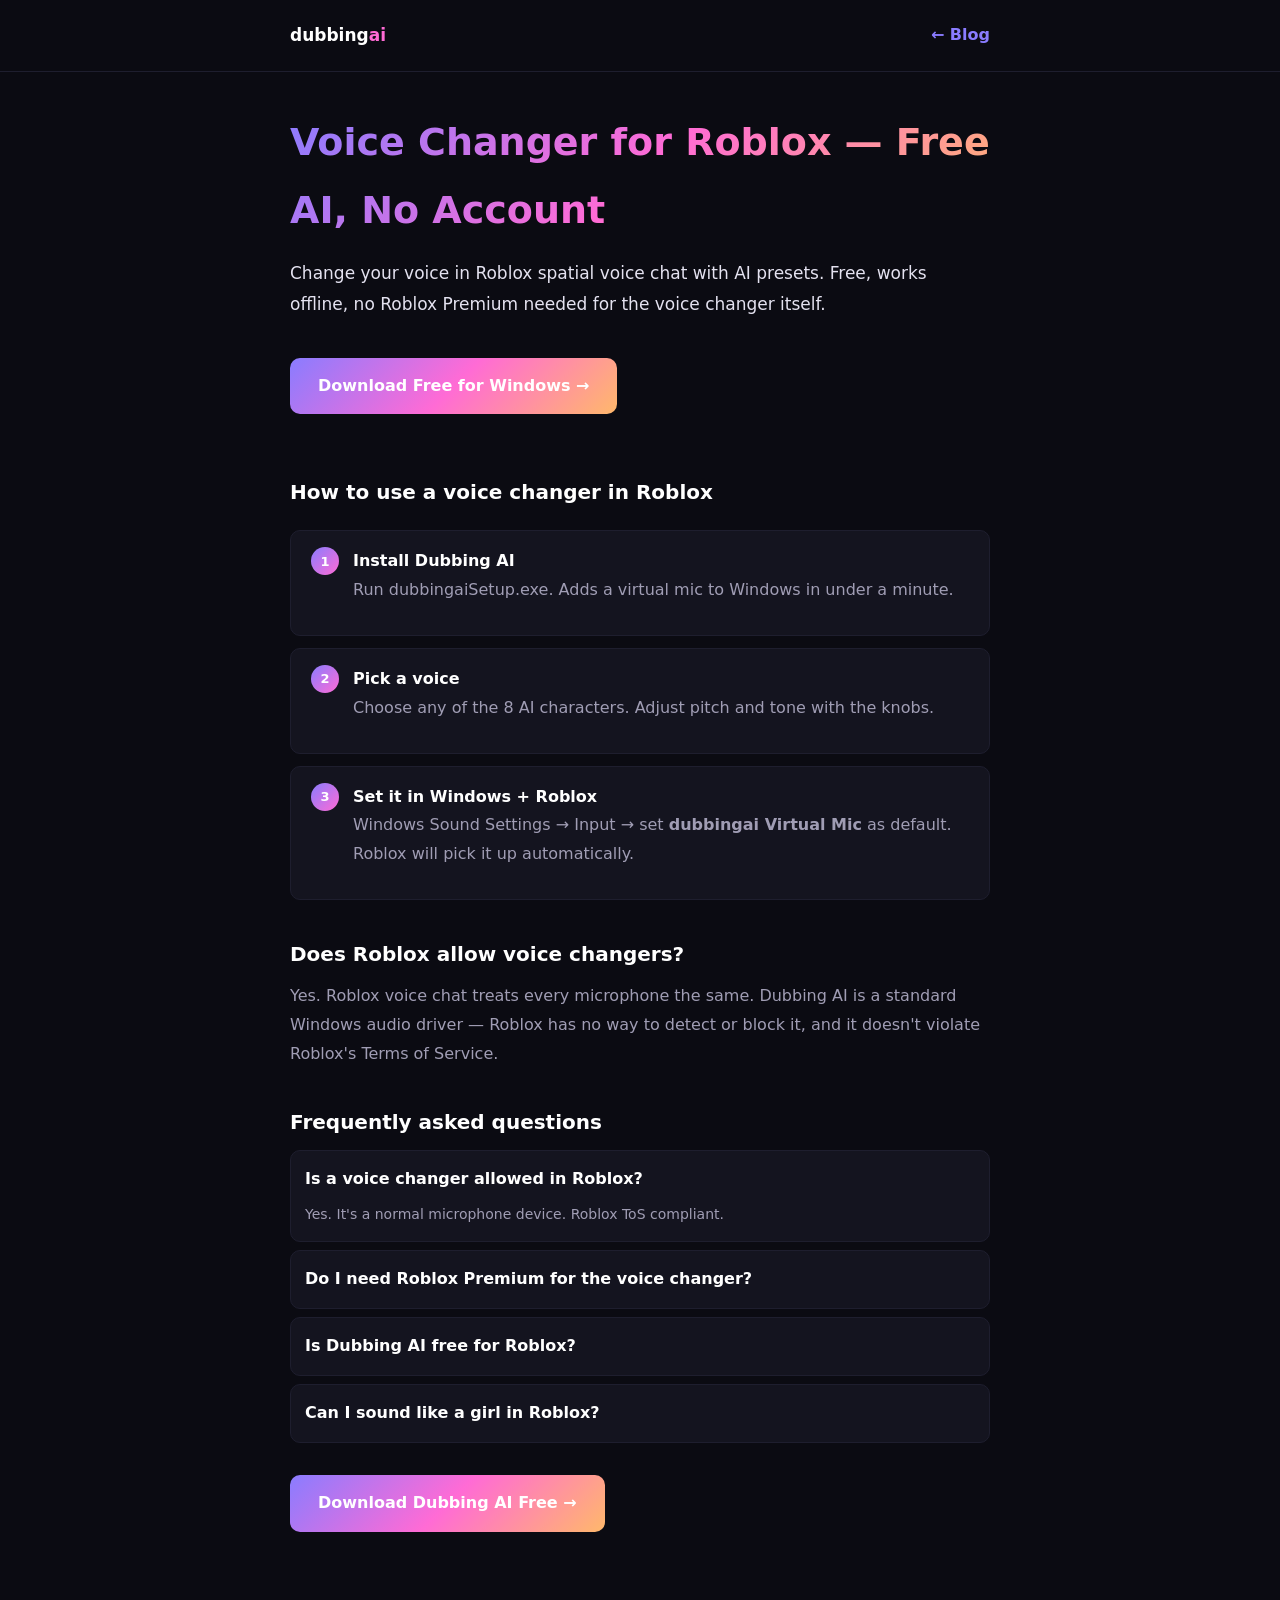
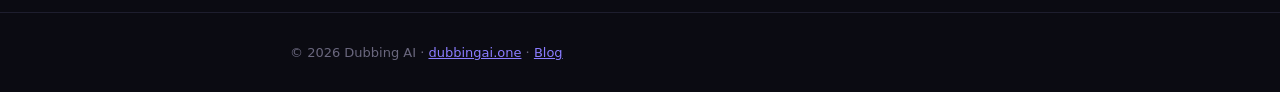
<file: blog/voice-changer-roblox.html>
<!DOCTYPE html>
<html lang="en">
<head>
<title>Roblox Voice Changer - Free AI Voice | Dubbing AI</title>
<meta charset="UTF-8"><meta name="viewport" content="width=device-width, initial-scale=1">
<meta name="description" content="Change your voice in Roblox voice chat for free. Dubbing AI works as a regular mic — no ban risk, no account required.">
<meta name="keywords" content="voice changer for roblox, roblox voice changer, roblox ai voice changer free, roblox voice chat voice changer, roblox girl voice changer, best voice changer roblox 2026, roblox voice changer no account">
<meta name="robots" content="index, follow">
<link rel="canonical" href="https://dubbingai.one/blog/voice-changer-roblox">
<link rel="alternate" hreflang="en" href="https://dubbingai.one/blog/voice-changer-roblox">
<link rel="alternate" hreflang="ar" href="https://dubbingai.one/blog/voice-changer-roblox?lang=ar">
<link rel="alternate" hreflang="x-default" href="https://dubbingai.one/blog/voice-changer-roblox">
<link rel="icon" type="image/png" href="../download.png">
<script type="application/ld+json">{"@context":"https://schema.org","@type":"FAQPage","mainEntity":[{"@type":"Question","name":"How do I use a voice changer in Roblox?","acceptedAnswer":{"@type":"Answer","text":"Install Dubbing AI, pick a voice, then in Roblox go to Settings → Privacy → Allow Microphone, and make sure your input device is set to dubbingai Virtual Mic in Windows Sound settings."}},{"@type":"Question","name":"Is a voice changer allowed in Roblox?","acceptedAnswer":{"@type":"Answer","text":"Yes. Roblox voice chat accepts any microphone Windows provides. Dubbing AI shows up as a normal mic — it doesn't modify the game."}},{"@type":"Question","name":"What is the best free voice changer for Roblox?","acceptedAnswer":{"@type":"Answer","text":"Dubbing AI — free, no account, works offline, 12ms latency, 8 AI voice presets."}}]}</script>
<style>*{margin:0;padding:0;box-sizing:border-box}body{background:#0B0B12;color:#E4E2F0;font-family:system-ui,sans-serif;line-height:1.8;font-size:16px}.wrap{max-width:740px;margin:0 auto;padding:0 20px}header{padding:20px 0;border-bottom:1px solid #1E1E2E}h1{font-size:clamp(24px,4vw,38px);font-weight:800;margin:36px 0 14px;background:linear-gradient(135deg,#8A7CFF,#FF6BD5,#FFB86B);-webkit-background-clip:text;background-clip:text;color:transparent}h2{font-size:20px;font-weight:700;margin:36px 0 10px;color:#fff}p{color:#A09DB4;margin-bottom:14px}.steps{display:flex;flex-direction:column;gap:12px;margin:20px 0}.step{background:#14141F;border:1px solid #1E1E2E;border-radius:10px;padding:16px 20px;display:flex;gap:14px}.step-n{background:linear-gradient(135deg,#8A7CFF,#FF6BD5);color:#fff;width:28px;height:28px;border-radius:50%;display:flex;align-items:center;justify-content:center;font-weight:800;flex-shrink:0;font-size:13px}.cta{display:inline-block;background:linear-gradient(135deg,#8A7CFF,#FF6BD5,#FFB86B);color:#fff;padding:14px 28px;border-radius:10px;font-weight:700;font-size:16px;text-decoration:none;margin:24px 0}.faq details{background:#14141F;border:1px solid #1E1E2E;border-radius:10px;padding:14px;margin-bottom:8px}summary{cursor:pointer;font-weight:600;color:#fff;list-style:none}details p{margin:8px 0 0;font-size:14px}footer{padding:28px 0;border-top:1px solid #1E1E2E;color:#6A677E;font-size:13px;margin-top:56px}nav a{color:#8A7CFF;text-decoration:none;font-weight:600}</style>
<meta property="og:type" content="website">
<meta property="og:url" content="https://dubbingai.one/blog/voice-changer-roblox">
<meta property="og:title" content="Roblox Voice Changer - Free AI Voice | Dubbing AI">
<meta property="og:description" content="Change your voice in Roblox voice chat for free. Dubbing AI works as a regular mic — no ban risk, no account required.">
<meta property="og:image" content="https://dubbingai.one/og-image.png">
<meta name="twitter:card" content="summary_large_image">
<meta name="twitter:title" content="Roblox Voice Changer - Free AI Voice | Dubbing AI">
<meta name="twitter:description" content="Change your voice in Roblox voice chat for free. Dubbing AI works as a regular mic — no ban risk, no account required.">
<meta name="twitter:image" content="https://dubbingai.one/og-image.png">

<script type="application/ld+json">
{
  "@context": "https://schema.org",
  "@type": "BreadcrumbList",
  "itemListElement": [
    {
      "@type": "ListItem",
      "position": 1,
      "name": "Home",
      "item": "https://dubbingai.one/"
    },
    {
      "@type": "ListItem",
      "position": 2,
      "name": "Blog",
      "item": "https://dubbingai.one/blog/"
    },
    {
      "@type": "ListItem",
      "position": 3,
      "name": "Roblox Voice Changer",
      "item": "https://dubbingai.one/blog/voice-changer-roblox"
    }
  ]
}
</script>

<script type="application/ld+json">
{
  "@context": "https://schema.org",
  "@type": "Article",
  "headline": "Roblox Voice Changer \u2014 Free AI",
  "description": "Change your voice in Roblox voice chat for free. Dubbing AI works as a regular mic \u2014 no ban risk, no account required.",
  "url": "https://dubbingai.one/blog/voice-changer-roblox",
  "image": "https://dubbingai.one/og-image.png",
  "author": {
    "@type": "Organization",
    "name": "Dubbing AI"
  },
  "publisher": {
    "@type": "Organization",
    "name": "Dubbing AI",
    "logo": {
      "@type": "ImageObject",
      "url": "https://dubbingai.one/download.png"
    }
  },
  "dateModified": "2026-10-23"
}
</script>
</head>
<body>
<header><div class="wrap" style="display:flex;justify-content:space-between;align-items:center"><a href="/" style="color:#fff;font-weight:800;font-size:17px;text-decoration:none">dubbing<span style="color:#FF6BD5">ai</span></a><nav><a href="/blog/">← Blog</a></nav></div></header>
<main><div class="wrap">
<h1>Voice Changer for Roblox — Free AI, No Account</h1>
<p style="font-size:17px;color:#E4E2F0">Change your voice in Roblox spatial voice chat with AI presets. Free, works offline, no Roblox Premium needed for the voice changer itself.</p>
<a class="cta" href="/">Download Free for Windows →</a>

<h2>How to use a voice changer in Roblox</h2>
<div class="steps">
<div class="step"><span class="step-n">1</span><div><b style="color:#fff">Install Dubbing AI</b><p>Run dubbingaiSetup.exe. Adds a virtual mic to Windows in under a minute.</p></div></div>
<div class="step"><span class="step-n">2</span><div><b style="color:#fff">Pick a voice</b><p>Choose any of the 8 AI characters. Adjust pitch and tone with the knobs.</p></div></div>
<div class="step"><span class="step-n">3</span><div><b style="color:#fff">Set it in Windows + Roblox</b><p>Windows Sound Settings → Input → set <b>dubbingai Virtual Mic</b> as default. Roblox will pick it up automatically.</p></div></div>
</div>

<h2>Does Roblox allow voice changers?</h2>
<p>Yes. Roblox voice chat treats every microphone the same. Dubbing AI is a standard Windows audio driver — Roblox has no way to detect or block it, and it doesn't violate Roblox's Terms of Service.</p>

<h2>Frequently asked questions</h2>
<div class="faq">
<details open><summary>Is a voice changer allowed in Roblox?</summary><p>Yes. It's a normal microphone device. Roblox ToS compliant.</p></details>
<details><summary>Do I need Roblox Premium for the voice changer?</summary><p>You need Roblox voice chat enabled (requires age verification), but not Premium for Dubbing AI itself.</p></details>
<details><summary>Is Dubbing AI free for Roblox?</summary><p>Yes. All features are completely free.</p></details>
<details><summary>Can I sound like a girl in Roblox?</summary><p>Yes. Pick Luna, Nova, Velvet or Pixie — all free AI girl voice presets.</p></details>
</div>
<a class="cta" href="/">Download Dubbing AI Free →</a>
</div></main>
<footer><div class="wrap">© 2026 Dubbing AI · <a href="/" style="color:#8A7CFF">dubbingai.one</a> · <a href="/blog/" style="color:#8A7CFF">Blog</a></div></footer>
</body></html>
</file>
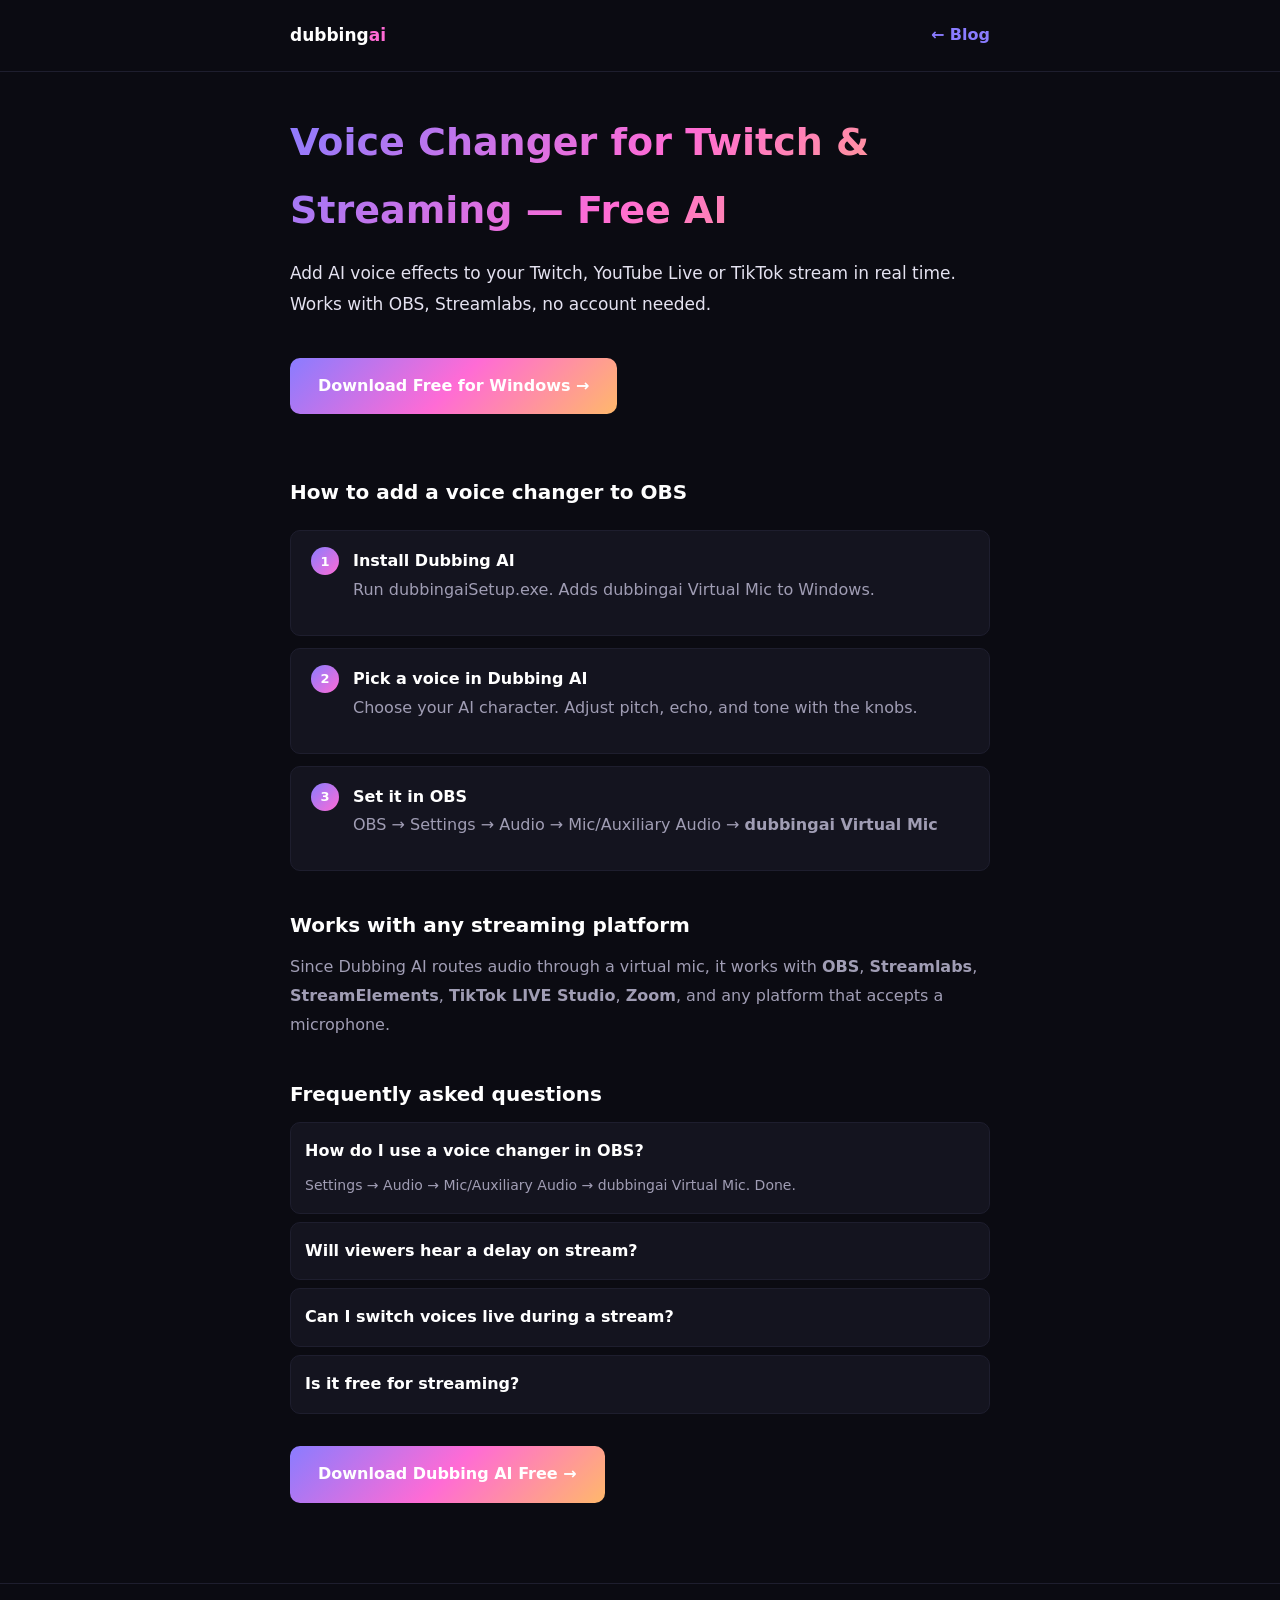
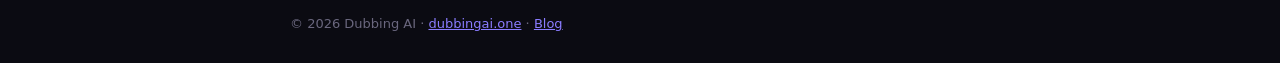
<file: blog/voice-changer-streaming.html>
<!DOCTYPE html>
<html lang="en">
<head>
<title>Voice Changer for Streaming - Free AI | Dubbing AI</title>
<meta charset="UTF-8"><meta name="viewport" content="width=device-width, initial-scale=1">
<meta name="description" content="The best voice changer for Twitch and YouTube streaming. Works with OBS, Streamlabs and TikTok LIVE Studio. Free, no account.">
<meta name="keywords" content="voice changer for streaming, voice changer twitch, voice changer obs, twitch voice changer free, ai voice changer for streamers, voice changer youtube live, voice changer streamlabs, best voice changer streamer 2026">
<meta name="robots" content="index, follow">
<link rel="canonical" href="https://dubbingai.one/blog/voice-changer-streaming">
<link rel="alternate" hreflang="en" href="https://dubbingai.one/blog/voice-changer-streaming">
<link rel="alternate" hreflang="ar" href="https://dubbingai.one/blog/voice-changer-streaming?lang=ar">
<link rel="alternate" hreflang="x-default" href="https://dubbingai.one/blog/voice-changer-streaming">
<link rel="icon" type="image/png" href="../download.png">
<script type="application/ld+json">{"@context":"https://schema.org","@type":"FAQPage","mainEntity":[{"@type":"Question","name":"How do I add a voice changer to OBS?","acceptedAnswer":{"@type":"Answer","text":"Install Dubbing AI, pick a voice, then in OBS go to Settings → Audio → Mic/Auxiliary Audio → select dubbingai Virtual Mic. Your changed voice will go to the stream."}},{"@type":"Question","name":"What is the best free voice changer for Twitch streamers?","acceptedAnswer":{"@type":"Answer","text":"Dubbing AI is the best free AI voice changer for Twitch. It runs offline, adds 12ms latency, works with OBS and Streamlabs, and requires no account or subscription."}},{"@type":"Question","name":"Can I use a voice changer on YouTube Live?","acceptedAnswer":{"@type":"Answer","text":"Yes. Set dubbingai Virtual Mic as your microphone input in OBS or your streaming software. YouTube Live receives the changed voice through your stream."}}]}</script>
<style>*{margin:0;padding:0;box-sizing:border-box}body{background:#0B0B12;color:#E4E2F0;font-family:system-ui,sans-serif;line-height:1.8;font-size:16px}.wrap{max-width:740px;margin:0 auto;padding:0 20px}header{padding:20px 0;border-bottom:1px solid #1E1E2E}h1{font-size:clamp(24px,4vw,38px);font-weight:800;margin:36px 0 14px;background:linear-gradient(135deg,#8A7CFF,#FF6BD5,#FFB86B);-webkit-background-clip:text;background-clip:text;color:transparent}h2{font-size:20px;font-weight:700;margin:36px 0 10px;color:#fff}p{color:#A09DB4;margin-bottom:14px}.steps{display:flex;flex-direction:column;gap:12px;margin:20px 0}.step{background:#14141F;border:1px solid #1E1E2E;border-radius:10px;padding:16px 20px;display:flex;gap:14px}.step-n{background:linear-gradient(135deg,#8A7CFF,#FF6BD5);color:#fff;width:28px;height:28px;border-radius:50%;display:flex;align-items:center;justify-content:center;font-weight:800;flex-shrink:0;font-size:13px}.cta{display:inline-block;background:linear-gradient(135deg,#8A7CFF,#FF6BD5,#FFB86B);color:#fff;padding:14px 28px;border-radius:10px;font-weight:700;font-size:16px;text-decoration:none;margin:24px 0}.faq details{background:#14141F;border:1px solid #1E1E2E;border-radius:10px;padding:14px;margin-bottom:8px}summary{cursor:pointer;font-weight:600;color:#fff;list-style:none}details p{margin:8px 0 0;font-size:14px}footer{padding:28px 0;border-top:1px solid #1E1E2E;color:#6A677E;font-size:13px;margin-top:56px}nav a{color:#8A7CFF;text-decoration:none;font-weight:600}</style>
<meta property="og:type" content="website">
<meta property="og:url" content="https://dubbingai.one/blog/voice-changer-streaming">
<meta property="og:title" content="Voice Changer for Streaming - Free AI | Dubbing AI">
<meta property="og:description" content="The best voice changer for Twitch and YouTube streaming. Works with OBS, Streamlabs and TikTok LIVE Studio. Free, no account.">
<meta property="og:image" content="https://dubbingai.one/og-image.png">
<meta name="twitter:card" content="summary_large_image">
<meta name="twitter:title" content="Voice Changer for Streaming - Free AI | Dubbing AI">
<meta name="twitter:description" content="The best voice changer for Twitch and YouTube streaming. Works with OBS, Streamlabs and TikTok LIVE Studio. Free, no account.">
<meta name="twitter:image" content="https://dubbingai.one/og-image.png">

<script type="application/ld+json">
{
  "@context": "https://schema.org",
  "@type": "BreadcrumbList",
  "itemListElement": [
    {
      "@type": "ListItem",
      "position": 1,
      "name": "Home",
      "item": "https://dubbingai.one/"
    },
    {
      "@type": "ListItem",
      "position": 2,
      "name": "Blog",
      "item": "https://dubbingai.one/blog/"
    },
    {
      "@type": "ListItem",
      "position": 3,
      "name": "Voice Changer for Streaming",
      "item": "https://dubbingai.one/blog/voice-changer-streaming"
    }
  ]
}
</script>

<script type="application/ld+json">
{
  "@context": "https://schema.org",
  "@type": "Article",
  "headline": "Voice Changer for Streaming \u2014 Free AI",
  "description": "The best voice changer for Twitch and YouTube streaming. Works with OBS, Streamlabs and TikTok LIVE Studio. Free, no account.",
  "url": "https://dubbingai.one/blog/voice-changer-streaming",
  "image": "https://dubbingai.one/og-image.png",
  "author": {
    "@type": "Organization",
    "name": "Dubbing AI"
  },
  "publisher": {
    "@type": "Organization",
    "name": "Dubbing AI",
    "logo": {
      "@type": "ImageObject",
      "url": "https://dubbingai.one/download.png"
    }
  },
  "dateModified": "2026-10-23"
}
</script>
</head>
<body>
<header><div class="wrap" style="display:flex;justify-content:space-between;align-items:center"><a href="/" style="color:#fff;font-weight:800;font-size:17px;text-decoration:none">dubbing<span style="color:#FF6BD5">ai</span></a><nav><a href="/blog/">← Blog</a></nav></div></header>
<main><div class="wrap">
<h1>Voice Changer for Twitch & Streaming — Free AI</h1>
<p style="font-size:17px;color:#E4E2F0">Add AI voice effects to your Twitch, YouTube Live or TikTok stream in real time. Works with OBS, Streamlabs, no account needed.</p>
<a class="cta" href="/">Download Free for Windows →</a>

<h2>How to add a voice changer to OBS</h2>
<div class="steps">
<div class="step"><span class="step-n">1</span><div><b style="color:#fff">Install Dubbing AI</b><p>Run dubbingaiSetup.exe. Adds dubbingai Virtual Mic to Windows.</p></div></div>
<div class="step"><span class="step-n">2</span><div><b style="color:#fff">Pick a voice in Dubbing AI</b><p>Choose your AI character. Adjust pitch, echo, and tone with the knobs.</p></div></div>
<div class="step"><span class="step-n">3</span><div><b style="color:#fff">Set it in OBS</b><p>OBS → Settings → Audio → Mic/Auxiliary Audio → <b>dubbingai Virtual Mic</b></p></div></div>
</div>

<h2>Works with any streaming platform</h2>
<p>Since Dubbing AI routes audio through a virtual mic, it works with <b>OBS</b>, <b>Streamlabs</b>, <b>StreamElements</b>, <b>TikTok LIVE Studio</b>, <b>Zoom</b>, and any platform that accepts a microphone.</p>

<h2>Frequently asked questions</h2>
<div class="faq">
<details open><summary>How do I use a voice changer in OBS?</summary><p>Settings → Audio → Mic/Auxiliary Audio → dubbingai Virtual Mic. Done.</p></details>
<details><summary>Will viewers hear a delay on stream?</summary><p>No. 12ms added latency is completely imperceptible in a stream.</p></details>
<details><summary>Can I switch voices live during a stream?</summary><p>Yes. Ctrl+1 through Ctrl+8 switches instantly without interruption.</p></details>
<details><summary>Is it free for streaming?</summary><p>Yes. All 8 AI voice presets are free forever.</p></details>
</div>
<a class="cta" href="/">Download Dubbing AI Free →</a>
</div></main>
<footer><div class="wrap">© 2026 Dubbing AI · <a href="/" style="color:#8A7CFF">dubbingai.one</a> · <a href="/blog/" style="color:#8A7CFF">Blog</a></div></footer>
</body></html>
</file>
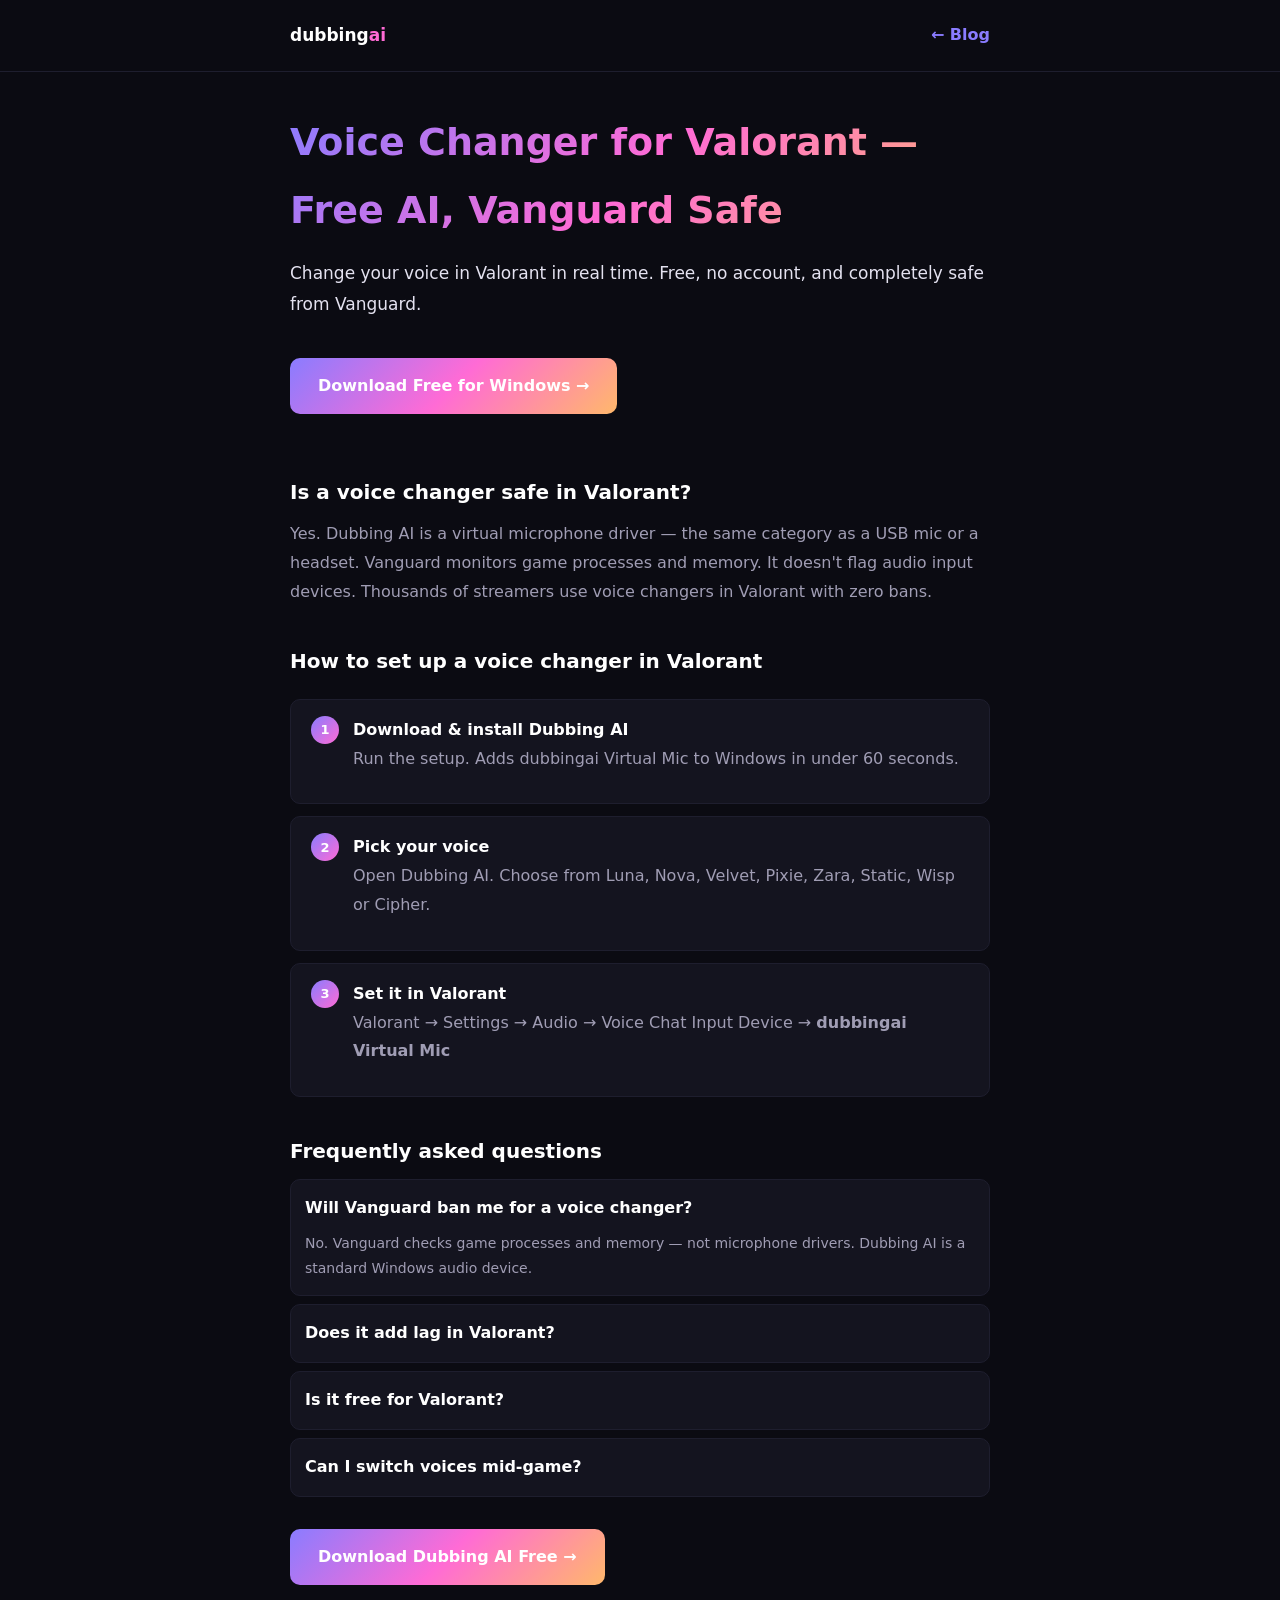
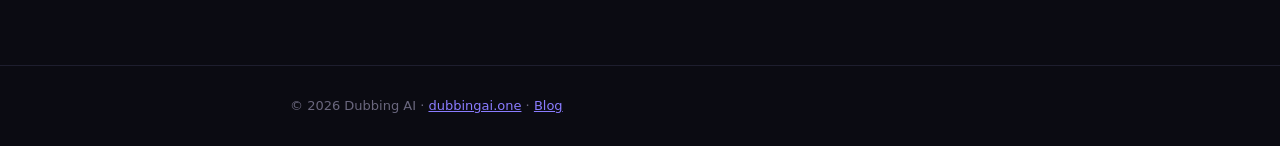
<file: blog/voice-changer-valorant.html>
<!DOCTYPE html>
<html lang="en">
<head>
<title>Valorant Voice Changer - Free AI Voice | Dubbing AI</title>
<meta charset="UTF-8"><meta name="viewport" content="width=device-width, initial-scale=1">
<meta name="description" content="Use a voice changer in Valorant with Dubbing AI. Free, no account, undetectable — works as a regular mic. No Vanguard ban risk.">
<meta name="keywords" content="voice changer for valorant, valorant voice changer, valorant ai voice changer, valorant voice changer free, vanguard safe voice changer, valorant girl voice changer, best voice changer valorant 2026">
<meta name="robots" content="index, follow">
<link rel="canonical" href="https://dubbingai.one/blog/voice-changer-valorant">
<link rel="alternate" hreflang="en" href="https://dubbingai.one/blog/voice-changer-valorant">
<link rel="alternate" hreflang="ar" href="https://dubbingai.one/blog/voice-changer-valorant?lang=ar">
<link rel="alternate" hreflang="x-default" href="https://dubbingai.one/blog/voice-changer-valorant">
<link rel="icon" type="image/png" href="../download.png">
<script type="application/ld+json">{"@context":"https://schema.org","@type":"FAQPage","mainEntity":[{"@type":"Question","name":"Is a voice changer safe to use in Valorant?","acceptedAnswer":{"@type":"Answer","text":"Yes. Dubbing AI shows up as a standard Windows microphone. Vanguard (Valorant's anti-cheat) does not flag microphone drivers. It never reads game memory or injects code."}},{"@type":"Question","name":"How do I use a voice changer in Valorant?","acceptedAnswer":{"@type":"Answer","text":"Install Dubbing AI, pick a voice, then in Valorant go to Settings → Audio → Voice Chat Input Device → dubbingai Virtual Mic."}},{"@type":"Question","name":"Will Vanguard ban me for using a voice changer?","acceptedAnswer":{"@type":"Answer","text":"No. Vanguard monitors game memory and processes, not microphone devices. Dubbing AI is a virtual audio driver with no game interaction."}}]}</script>
<style>*{margin:0;padding:0;box-sizing:border-box}body{background:#0B0B12;color:#E4E2F0;font-family:system-ui,sans-serif;line-height:1.8;font-size:16px}.wrap{max-width:740px;margin:0 auto;padding:0 20px}header{padding:20px 0;border-bottom:1px solid #1E1E2E}h1{font-size:clamp(24px,4vw,38px);font-weight:800;margin:36px 0 14px;background:linear-gradient(135deg,#8A7CFF,#FF6BD5,#FFB86B);-webkit-background-clip:text;background-clip:text;color:transparent}h2{font-size:20px;font-weight:700;margin:36px 0 10px;color:#fff}p{color:#A09DB4;margin-bottom:14px}.steps{display:flex;flex-direction:column;gap:12px;margin:20px 0}.step{background:#14141F;border:1px solid #1E1E2E;border-radius:10px;padding:16px 20px;display:flex;gap:14px}.step-n{background:linear-gradient(135deg,#8A7CFF,#FF6BD5);color:#fff;width:28px;height:28px;border-radius:50%;display:flex;align-items:center;justify-content:center;font-weight:800;flex-shrink:0;font-size:13px}.cta{display:inline-block;background:linear-gradient(135deg,#8A7CFF,#FF6BD5,#FFB86B);color:#fff;padding:14px 28px;border-radius:10px;font-weight:700;font-size:16px;text-decoration:none;margin:24px 0}.faq details{background:#14141F;border:1px solid #1E1E2E;border-radius:10px;padding:14px;margin-bottom:8px}summary{cursor:pointer;font-weight:600;color:#fff;list-style:none}details p{margin:8px 0 0;font-size:14px}footer{padding:28px 0;border-top:1px solid #1E1E2E;color:#6A677E;font-size:13px;margin-top:56px}nav a{color:#8A7CFF;text-decoration:none;font-weight:600}</style>
<meta property="og:type" content="website">
<meta property="og:url" content="https://dubbingai.one/blog/voice-changer-valorant">
<meta property="og:title" content="Valorant Voice Changer - Free AI Voice | Dubbing AI">
<meta property="og:description" content="Use a voice changer in Valorant with Dubbing AI. Free, no account, undetectable — works as a regular mic. No Vanguard ban risk.">
<meta property="og:image" content="https://dubbingai.one/og-image.png">
<meta name="twitter:card" content="summary_large_image">
<meta name="twitter:title" content="Valorant Voice Changer - Free AI Voice | Dubbing AI">
<meta name="twitter:description" content="Use a voice changer in Valorant with Dubbing AI. Free, no account, undetectable — works as a regular mic. No Vanguard ban risk.">
<meta name="twitter:image" content="https://dubbingai.one/og-image.png">

<script type="application/ld+json">
{
  "@context": "https://schema.org",
  "@type": "BreadcrumbList",
  "itemListElement": [
    {
      "@type": "ListItem",
      "position": 1,
      "name": "Home",
      "item": "https://dubbingai.one/"
    },
    {
      "@type": "ListItem",
      "position": 2,
      "name": "Blog",
      "item": "https://dubbingai.one/blog/"
    },
    {
      "@type": "ListItem",
      "position": 3,
      "name": "Valorant Voice Changer",
      "item": "https://dubbingai.one/blog/voice-changer-valorant"
    }
  ]
}
</script>

<script type="application/ld+json">
{
  "@context": "https://schema.org",
  "@type": "Article",
  "headline": "Valorant Voice Changer \u2014 Free AI",
  "description": "Use a voice changer in Valorant with Dubbing AI. Free, no account, undetectable \u2014 works as a regular mic. No Vanguard ban risk.",
  "url": "https://dubbingai.one/blog/voice-changer-valorant",
  "image": "https://dubbingai.one/og-image.png",
  "author": {
    "@type": "Organization",
    "name": "Dubbing AI"
  },
  "publisher": {
    "@type": "Organization",
    "name": "Dubbing AI",
    "logo": {
      "@type": "ImageObject",
      "url": "https://dubbingai.one/download.png"
    }
  },
  "dateModified": "2026-10-23"
}
</script>
</head>
<body>
<header><div class="wrap" style="display:flex;justify-content:space-between;align-items:center"><a href="/" style="color:#fff;font-weight:800;font-size:17px;text-decoration:none">dubbing<span style="color:#FF6BD5">ai</span></a><nav><a href="/blog/">← Blog</a></nav></div></header>
<main><div class="wrap">
<h1>Voice Changer for Valorant — Free AI, Vanguard Safe</h1>
<p style="font-size:17px;color:#E4E2F0">Change your voice in Valorant in real time. Free, no account, and completely safe from Vanguard.</p>
<a class="cta" href="/">Download Free for Windows →</a>

<h2>Is a voice changer safe in Valorant?</h2>
<p>Yes. Dubbing AI is a virtual microphone driver — the same category as a USB mic or a headset. Vanguard monitors game processes and memory. It doesn't flag audio input devices. Thousands of streamers use voice changers in Valorant with zero bans.</p>

<h2>How to set up a voice changer in Valorant</h2>
<div class="steps">
<div class="step"><span class="step-n">1</span><div><b style="color:#fff">Download & install Dubbing AI</b><p>Run the setup. Adds dubbingai Virtual Mic to Windows in under 60 seconds.</p></div></div>
<div class="step"><span class="step-n">2</span><div><b style="color:#fff">Pick your voice</b><p>Open Dubbing AI. Choose from Luna, Nova, Velvet, Pixie, Zara, Static, Wisp or Cipher.</p></div></div>
<div class="step"><span class="step-n">3</span><div><b style="color:#fff">Set it in Valorant</b><p>Valorant → Settings → Audio → Voice Chat Input Device → <b>dubbingai Virtual Mic</b></p></div></div>
</div>

<h2>Frequently asked questions</h2>
<div class="faq">
<details open><summary>Will Vanguard ban me for a voice changer?</summary><p>No. Vanguard checks game processes and memory — not microphone drivers. Dubbing AI is a standard Windows audio device.</p></details>
<details><summary>Does it add lag in Valorant?</summary><p>~12ms at default settings. You won't notice it, and neither will your teammates.</p></details>
<details><summary>Is it free for Valorant?</summary><p>Yes. All 8 AI voice presets are free forever.</p></details>
<details><summary>Can I switch voices mid-game?</summary><p>Yes. Press Ctrl+1 through Ctrl+8 without alt-tabbing.</p></details>
</div>
<a class="cta" href="/">Download Dubbing AI Free →</a>
</div></main>
<footer><div class="wrap">© 2026 Dubbing AI · <a href="/" style="color:#8A7CFF">dubbingai.one</a> · <a href="/blog/" style="color:#8A7CFF">Blog</a></div></footer>
</body></html>
</file>
